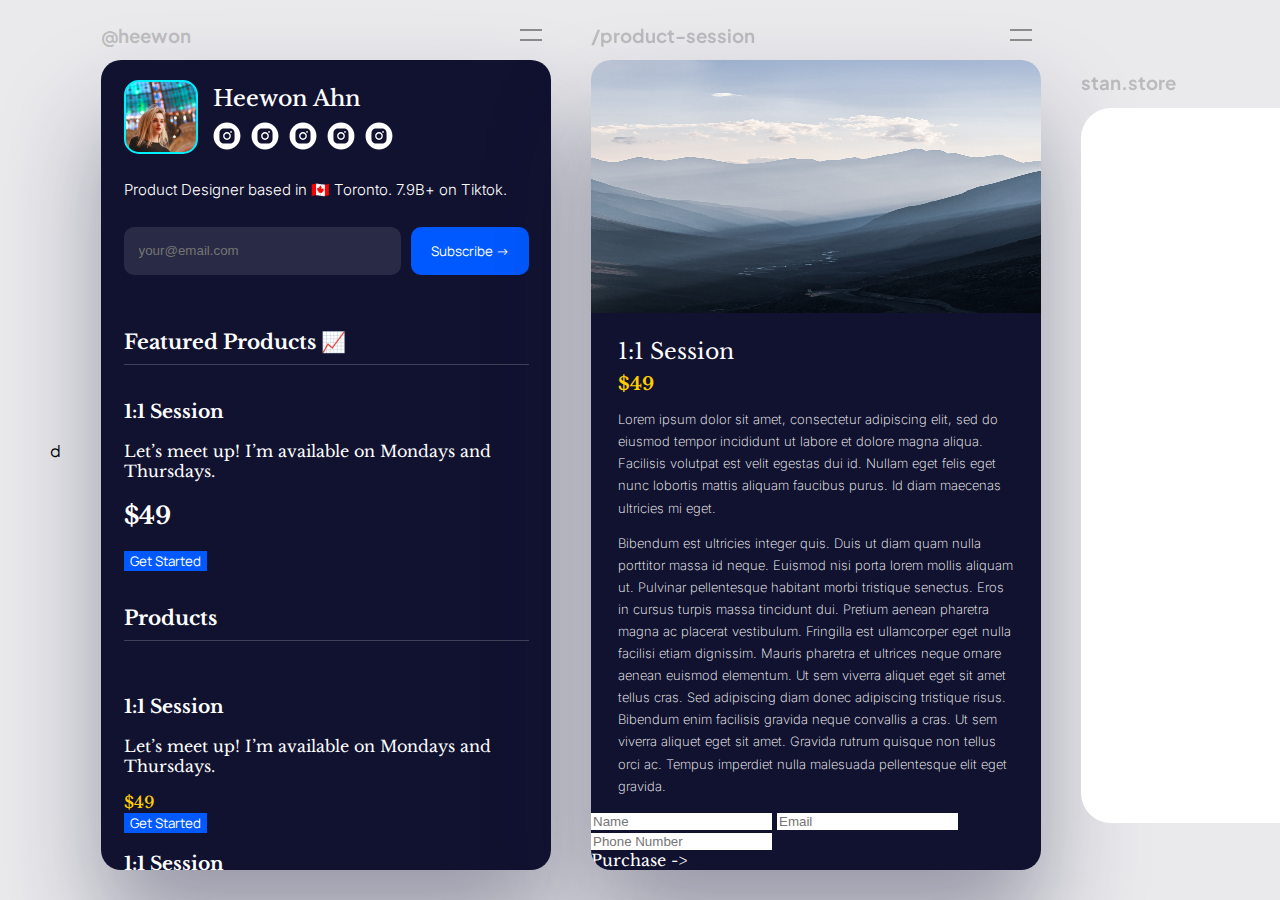
<file: index.html>
<!DOCTYPE html>
<html lang="en">
<head>
    <meta charset="UTF-8">
    <meta http-equiv="X-UA-Compatible" content="IE=edge">
    <meta name="viewport" content="width=device-width, initial-scale=1.0">
    <title> Title </title>
    <link rel="preconnect" href="https://fonts.googleapis.com">
    <link rel="preconnect" href="https://fonts.gstatic.com" crossorigin>
    <link rel="preconnect" href="https://fonts.googleapis.com">
    <link rel="preconnect" href="https://fonts.googleapis.com">
    <link rel="preconnect" href="https://fonts.gstatic.com" crossorigin>
    <link href="https://fonts.googleapis.com/css2?family=Inter:wght@100;200;300;400;500;600;700;800;900&family=Libre+Baskerville:ital,wght@0,400;0,700;1,400&family=Manrope:wght@200;300;400;500;600;700;800&family=Plus+Jakarta+Sans:ital,wght@0,200;0,300;0,400;0,500;0,600;0,700;0,800;1,200;1,300;1,400;1,500;1,600;1,700;1,800&family=Poppins:ital,wght@0,200;0,300;0,400;0,500;0,600;0,700;0,800;0,900;1,100;1,200;1,300;1,400;1,500;1,600;1,700;1,800;1,900&family=Work+Sans:ital,wght@0,100;0,200;0,300;0,400;0,500;0,600;0,700;0,800;0,900;1,100;1,200;1,300;1,400;1,500;1,600;1,700;1,800;1,900&display=swap" rel="stylesheet">
    <link rel="stylesheet" href="https://fonts.googleapis.com/icon?family=Material+Icons">
    <link rel="stylesheet" href="https://fonts.googleapis.com/css2?family=Material+Symbols+Outlined:opsz,wght,FILL,GRAD@48,400,0,0" />
    <link rel="icon" type="image/png" sizes="32x32" href="assets/favicon-32.png"/>
    <link rel="icon" type="image/png" sizes="16x16" href="assets/favicon-16.png"/>
    <link href = 'css/style.css' rel = 'stylesheet'>
    <link href = 'css/themes/beethoven.css' rel = 'stylesheet'>
    <link href = 'css/themes/bright.css' rel = 'stylesheet'>
    <link href = 'css/themes/concept.css' rel = 'stylesheet'>
</head>
<body>
    <div id = 'main' class = 'brigh beethoven concep'>      d


        <div id = 'slides'>
        <div class = 'slide active'>

            <div class = 'slide-header'>

                <div class = 'url'>
                    <h3> @heewon </h3>
                </div>

                <div class = 'bars'>
                    <div class = 'bar one'> </div>
                    <div class = 'bar two'> </div>
                </div>

            </div>
            <!-- Store -->
            <div id = 'store' class = 'screen'>

                <div class = 'header'>

                    <div class = 'mast anim'>
                        <div class = 'pfp anim'></div>

                        <div class = 'expo'>
                            <h1 class = 'name anim'> Heewon Ahn </h1>
                            <div class = 'socials'>
                                <img class = 'social anim' src = 'assets/icon-instagram.svg'>
                                <img class = 'social anim' src = 'assets/icon-instagram.svg'>
                                <img class = 'social anim' src = 'assets/icon-instagram.svg'>
                                <img class = 'social anim' src = 'assets/icon-instagram.svg'>
                                <img class = 'social anim' src = 'assets/icon-instagram.svg'>
                            </div>
                        </div>
                    </div>

                    <p class = 'bio anim'>
                        Product Designer based in 🇨🇦 Toronto. 7.9B+ on Tiktok.
                    </p>

                    <div class = 'magnet anim'>
                        <input id = 'email' placeholder = 'your@email.com'>
                        <button id = 'subscribe'> Subscribe -> </button>
                    </div>


                </div>

                <!--Sections-->
                <div id = 'sections' class = 'sections'>




                </div>
                <!--Sections-->


                <div id = 'banner'>
                    <h3>
                        Try Stan for 14 Days ->
                    </h3>

                </div>


            </div>
            <!-- Store -->
        </div>



        <div class = 'slide'>

            <div class = 'slide-header'>

                <div class = 'url'>
                    <h3> /product-session </h3>
                </div>

                <div class = 'bars'>
                    <div class = 'bar one'> </div>
                    <div class = 'bar two'> </div>
                </div>

            </div>

            <div id = 'checkout' class = 'screen checkout'>

                <div class = 'banner'>

                </div>

                <div class = 'expo'>
                    <h1> 1:1 Session </h1>
                    <h2> $49 </h2>
                </div>

                <div class = 'description'>
                    <p>
                        Lorem ipsum dolor sit amet, consectetur adipiscing elit, sed do eiusmod tempor incididunt ut labore et dolore magna aliqua.
                        Facilisis volutpat est velit egestas dui id. Nullam eget felis eget nunc lobortis mattis aliquam faucibus purus.
                        Id diam maecenas ultricies mi eget.
                    </p>
                    <p>

                        Bibendum est ultricies integer quis. Duis ut diam quam nulla porttitor massa id neque.
                        Euismod nisi porta lorem mollis aliquam ut. Pulvinar pellentesque habitant morbi tristique senectus.
                        Eros in cursus turpis massa tincidunt dui. Pretium aenean pharetra magna ac placerat vestibulum.
                        Fringilla est ullamcorper eget nulla facilisi etiam dignissim. Mauris pharetra et ultrices neque ornare aenean euismod elementum.
                        Ut sem viverra aliquet eget sit amet tellus cras. Sed adipiscing diam donec adipiscing tristique risus.
                        Bibendum enim facilisis gravida neque convallis a cras. Ut sem viverra aliquet eget sit amet.
                        Gravida rutrum quisque non tellus orci ac. Tempus imperdiet nulla malesuada pellentesque elit eget gravida.

                    </p>
                </div>

                <div class = 'forms'>
                    <input placeholder = 'Name'>
                    <input placeholder = 'Email' type = 'email'>
                    <input placeholder = 'Phone Number' type = 'email'>
                </div>

                <butto class = 'cta'>
                    Purchase ->
                </button>
            </div>
        </div>

        <div class = 'slide frame'>


            <div class = 'slide-header'>

                <div class = 'url'>
                    <h3> stan.store </h3>
                </div>

                <div class = 'bars'>
                    <div class = 'bar one'> </div>
                    <div class = 'bar two'> </div>
                </div>

            </div>

            <iframe src = 'https://heewon.site/'> </iframe>

        </div>

    </div>

        <h1 id = 'plus'> + </h1>


    </div>

</body>

<script src = 'js/functions.js'></script>
<script src = 'js/products.js'></script>
<script src = 'js/script.js'></script>

</html>
</file>
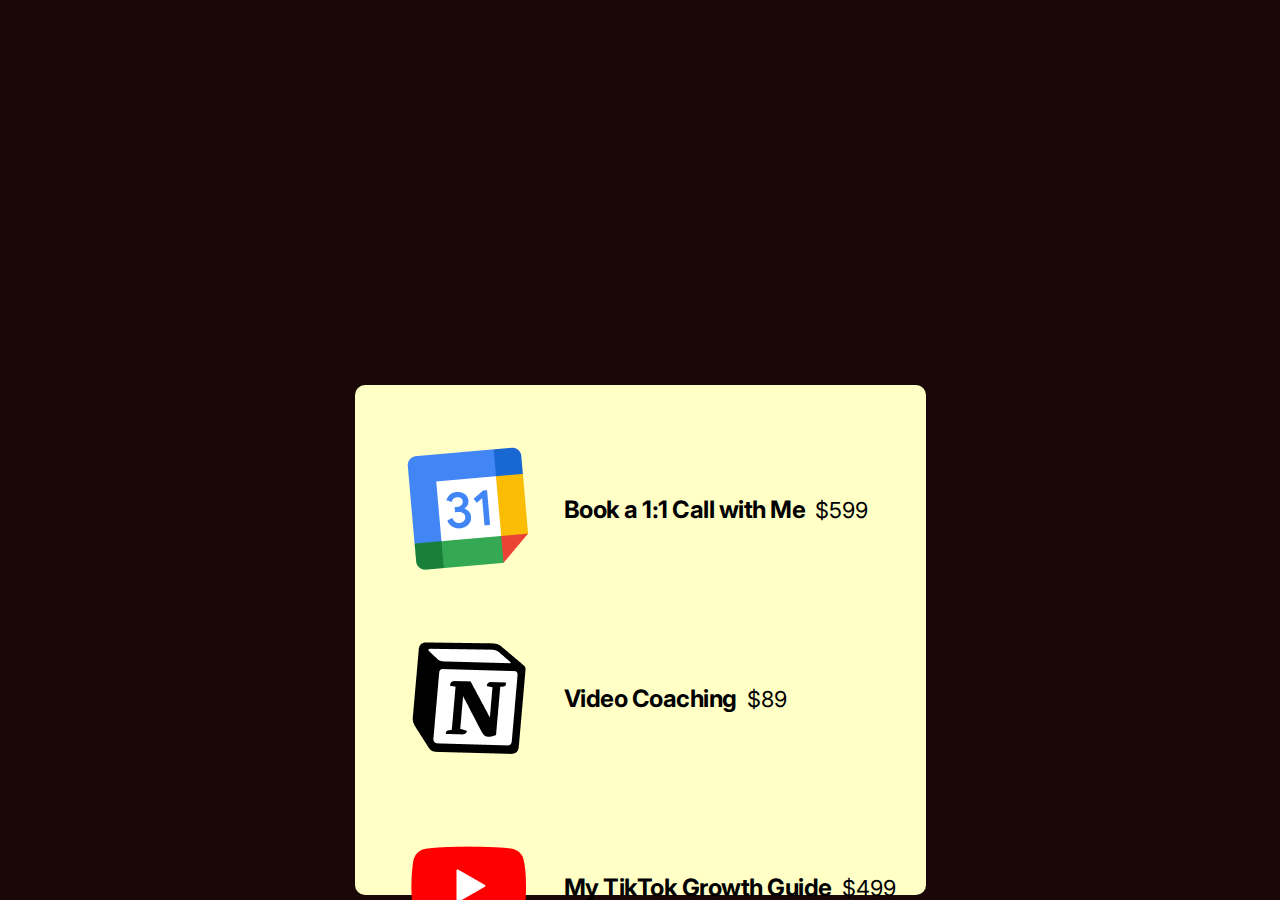
<file: angelica/index.html>
<!DOCTYPE html>
<html lang="en">
<head>
    <meta charset="UTF-8">
    <meta name="viewport" content="width=device-width, initial-scale=1.0">
    <title> DOCUMENT </title>
    <link href="https://fonts.googleapis.com/css2?family=Inter:wght@100;200;300;400;500;600;700;800;900&family=Libre+Baskerville:ital,wght@0,400;0,700;1,400&family=Manrope:wght@200;300;400;500;600;700;800&family=Plus+Jakarta+Sans:ital,wght@0,200;0,300;0,400;0,500;0,600;0,700;0,800;1,200;1,300;1,400;1,500;1,600;1,700;1,800&family=Poppins:ital,wght@0,200;0,300;0,400;0,500;0,600;0,700;0,800;0,900;1,100;1,200;1,300;1,400;1,500;1,600;1,700;1,800;1,900&family=Work+Sans:ital,wght@0,100;0,200;0,300;0,400;0,500;0,600;0,700;0,800;0,900;1,100;1,200;1,300;1,400;1,500;1,600;1,700;1,800;1,900&display=swap" rel="stylesheet">
    <link href = 'style.css' rel = 'stylesheet'>
</head>
<body>


    <div id = 'main'>

        <div id = 'menu'>

            <div class = 'pill' id = 'a1'>
                <img src = '../assets/frame.png' class = 'circle' alt = 'laura'>
                <h2> Book a 1:1 Call with Me </h2>
                <h3> $599 </h3>
            </div>

            <div class = 'pill' id = 'a2'>
                <img src = '../assets/frame-1.png' class = 'circle' alt = 'laura'>
                <h2> Video Coaching </h2>
                <h3> $89 </h3>
            </div>

            <div class = 'pill' id = 'a3'>
                <img src = '../assets/frame-2.png' class = 'circle' alt = 'laura'>
                <h2> My TikTok Growth Guide </h2>
                <h3> $499 </h3>
            </div>

            <div class = 'pill' id = 'a4'>
                <img src = '../assets/frame-3.png' class = 'circle' alt = 'laura'>
                <h2> Creator Coaching Tutorial </h2>
                <h3> $99 </h3>
            </div>

        </div>

    </div>



    <div id = 'popup'>

        <div id = 'click'> X </div>

        <div id = 'content'>

        <img src = '../assets/blonde.jpg' id = 'banner' alt = 'laura'>

        <div class = 'header'>
            <h2> Book a 1:1 Call with Me </h2>
            <h3> $599 </h3>
        </div>

        <p>
            Lorem ipsum dolor sit amet, consectetur adipiscing elit, sed do eiusmod tempor
            incididunt ut labore et dolore magna aliqua. Ut enim ad minim veniam, quis nostrud
            exercitation ullamco laboris nisi ut aliquip ex ea commodo consequat. Duis aute irure
            dolor in reprehenderit in voluptate velit esse cillum dolore eu fugiat nulla pariatur.
            Excepteur sint occaecat cupidatat non proident, sunt in culpa qui officia deserunt mollit
            anim id est laborum.
        </p>

        <p>
            Lorem ipsum dolor sit amet, consectetur adipiscing elit, sed do eiusmod tempor
            incididunt ut labore et dolore magna aliqua. Ut enim ad minim veniam, quis nostrud
            exercitation ullamco laboris nisi ut aliquip ex ea commodo consequat. Duis aute irure
            dolor in reprehenderit in voluptate velit esse cillum dolore eu fugiat nulla pariatur.
            Excepteur sint occaecat cupidatat non proident, sunt in culpa qui officia deserunt mollit
            anim id est laborum.
        </p>

        <p>
            Lorem ipsum dolor sit amet, consectetur adipiscing elit, sed do eiusmod tempor
            incididunt ut labore et dolore magna aliqua. Ut enim ad minim veniam, quis nostrud
            exercitation ullamco laboris nisi ut aliquip ex ea commodo consequat. Duis aute irure
            dolor in reprehenderit in voluptate velit esse cillum dolore eu fugiat nulla pariatur.
            Excepteur sint occaecat cupidatat non proident, sunt in culpa qui officia deserunt mollit
            anim id est laborum.
        </p>

        <div class = 'bottom'>
            <input placeholder = 'Name'></input>
            <input placeholder = 'Email'></input>
            <input placeholder = 'Phone Number'></input>
            <button> Purchase </button>
        </div>

        </div>

    </div>

</body>

<script src = 'script.js'> </script>

</html>
</file>
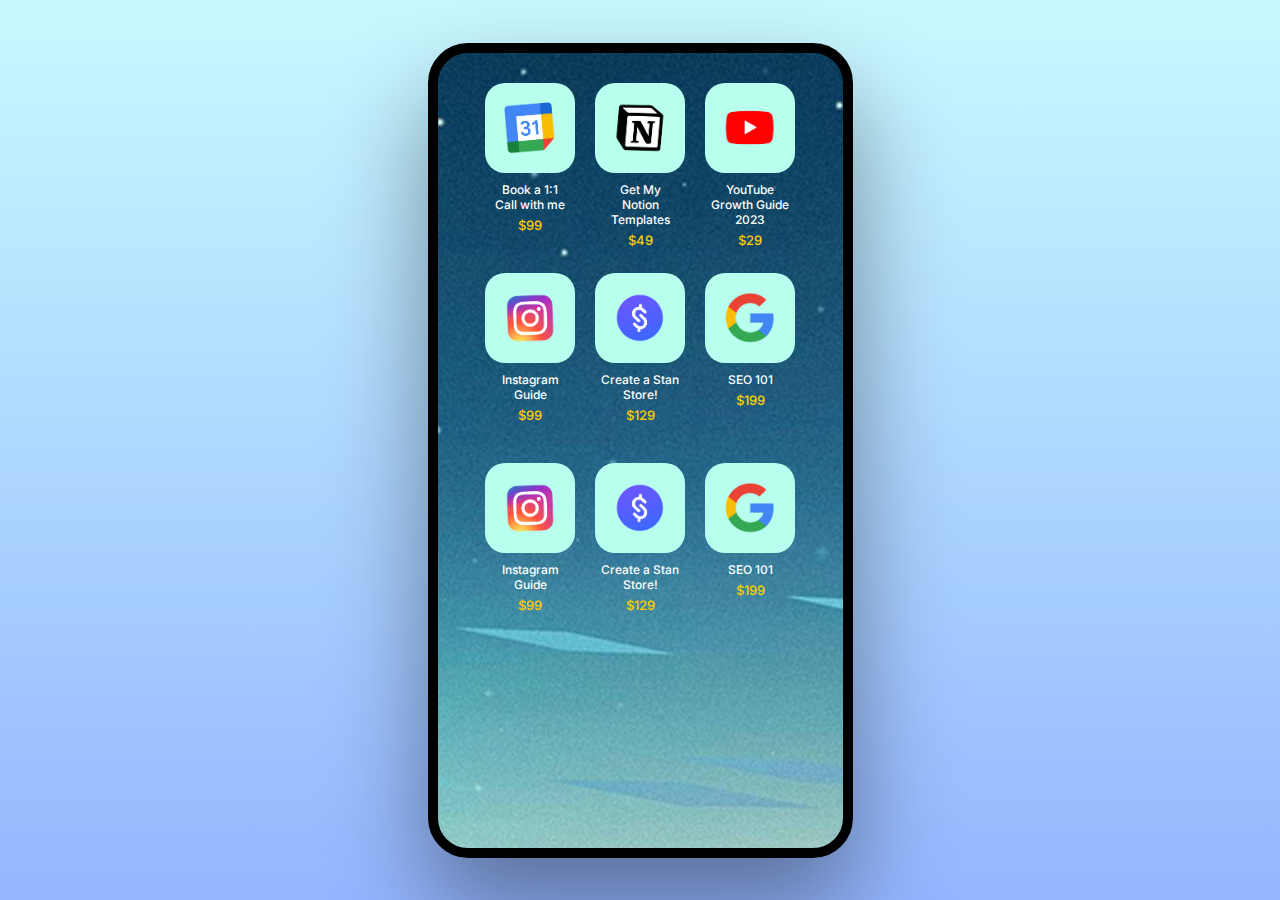
<file: apps/index.html>
<!DOCTYPE html>
<html lang="en">
<head>
    <meta charset="UTF-8">
    <meta name="viewport" content="width=device-width, initial-scale=1.0">
    <title> DOCUMENT </title>
    <link href="https://fonts.googleapis.com/css2?family=Inter:wght@100;200;300;400;500;600;700;800;900&family=Libre+Baskerville:ital,wght@0,400;0,700;1,400&family=Manrope:wght@200;300;400;500;600;700;800&family=Plus+Jakarta+Sans:ital,wght@0,200;0,300;0,400;0,500;0,600;0,700;0,800;1,200;1,300;1,400;1,500;1,600;1,700;1,800&family=Poppins:ital,wght@0,200;0,300;0,400;0,500;0,600;0,700;0,800;0,900;1,100;1,200;1,300;1,400;1,500;1,600;1,700;1,800;1,900&family=Work+Sans:ital,wght@0,100;0,200;0,300;0,400;0,500;0,600;0,700;0,800;0,900;1,100;1,200;1,300;1,400;1,500;1,600;1,700;1,800;1,900&display=swap" rel="stylesheet">
    <link href = 'style.css' rel = 'stylesheet'>
</head>
<body>

    <div id = 'main'>
        <div id = 'menu'>
            <div class = 'group'>
                <div class = 'row'>
                    <div class = 'product'>
                        <img src = '../assets/frame.png' class = 'circle' alt = 'laura'>

                        <div class = 'expo'>
                            <h1> Book a 1:1 Call with me </h1>
                            <h2> $99 </h2>
                        </div>
                    </div>

                    <div class = 'product'>
                        <img src = '../assets/frame-1.png' class = 'circle' alt = 'laura'>
                        <div class = 'expo'>
                            <h1> Get My Notion Templates </h1>
                            <h2> $49 </h2>
                        </div>
                    </div>
                    <div class = 'product'>
                        <img src = '../assets/frame-2.png' class = 'circle' alt = 'laura'>
                        <div class = 'expo'>
                            <h1> YouTube Growth Guide 2023 </h1>
                            <h2> $29 </h2>
                        </div>
                    </div>
                </div>
            </div>

            <div class = 'group'>
                <div class = 'row'>
                    <div class = 'product'>
                        <img src = '../assets/frame-3.png' class = 'circle' alt = 'laura'>
                        <div class = 'expo'>
                            <h1> Instagram Guide </h1>
                            <h2> $99 </h2>
                        </div>
                    </div>
                    <div class = 'product'>
                        <img src = '../assets/frame-4.png' class = 'circle' alt = 'laura'>
                        <div class = 'expo'>
                            <h1> Create a Stan Store! </h1>
                            <h2> $129 </h2>
                        </div>
                    </div>
                    <div class = 'product'>
                        <img src = '../assets/frame-5.png' class = 'circle' alt = 'laura'>
                        <div class = 'expo'>
                            <h1> SEO 101 </h1>
                            <h2> $199 </h2>
                        </div>
                    </div>
                </div>
            </div>

            <div class = 'group'>
                <div class = 'row'>
                    <div class = 'product'>
                        <img src = '../assets/frame-3.png' class = 'circle' alt = 'laura'>
                        <div class = 'expo'>
                            <h1> Instagram Guide </h1>
                            <h2> $99 </h2>
                        </div>
                    </div>
                    <div class = 'product'>
                        <img src = '../assets/frame-4.png' class = 'circle' alt = 'laura'>
                        <div class = 'expo'>
                            <h1> Create a Stan Store! </h1>
                            <h2> $129 </h2>
                        </div>
                    </div>
                    <div class = 'product'>
                        <img src = '../assets/frame-5.png' class = 'circle' alt = 'laura'>
                        <div class = 'expo'>
                            <h1> SEO 101 </h1>
                            <h2> $199 </h2>
                        </div>
                    </div>
                </div>
            </div>
        </div>
    </div>

    <div id = 'popup'>

        <div id = 'click'> X </div>
        <div id = 'content'>
        <img src = '../assets/blonde.jpg' id = 'banner' alt = 'laura'>
        <div class = 'header'>
            <h2> Book a 1:1 Call with Me </h2>
            <h3> $599 </h3>
        </div>

        <p>
            Lorem ipsum dolor sit amet, consectetur adipiscing elit, sed do eiusmod tempor
            incididunt ut labore et dolore magna aliqua. Ut enim ad minim veniam, quis nostrud
            exercitation ullamco laboris nisi ut aliquip ex ea commodo consequat. Duis aute irure
            dolor in reprehenderit in voluptate velit esse cillum dolore eu fugiat nulla pariatur.
            Excepteur sint occaecat cupidatat non proident, sunt in culpa qui officia deserunt mollit
            anim id est laborum.
        </p>

        <p>
            Lorem ipsum dolor sit amet, consectetur adipiscing elit, sed do eiusmod tempor
            incididunt ut labore et dolore magna aliqua. Ut enim ad minim veniam, quis nostrud
            exercitation ullamco laboris nisi ut aliquip ex ea commodo consequat. Duis aute irure
            dolor in reprehenderit in voluptate velit esse cillum dolore eu fugiat nulla pariatur.
            Excepteur sint occaecat cupidatat non proident, sunt in culpa qui officia deserunt mollit
            anim id est laborum.
        </p>

        <p>
            Lorem ipsum dolor sit amet, consectetur adipiscing elit, sed do eiusmod tempor
            incididunt ut labore et dolore magna aliqua. Ut enim ad minim veniam, quis nostrud
            exercitation ullamco laboris nisi ut aliquip ex ea commodo consequat. Duis aute irure
            dolor in reprehenderit in voluptate velit esse cillum dolore eu fugiat nulla pariatur.
            Excepteur sint occaecat cupidatat non proident, sunt in culpa qui officia deserunt mollit
            anim id est laborum.
        </p>

        <div class = 'bottom'>
            <input placeholder = 'Name'></input>
            <input placeholder = 'Email'></input>
            <input placeholder = 'Phone Number'></input>
            <button> Purchase </button>
        </div>
        </div>
    </div>

</body>

<script src = 'script.js'> </script>

</html>
</file>
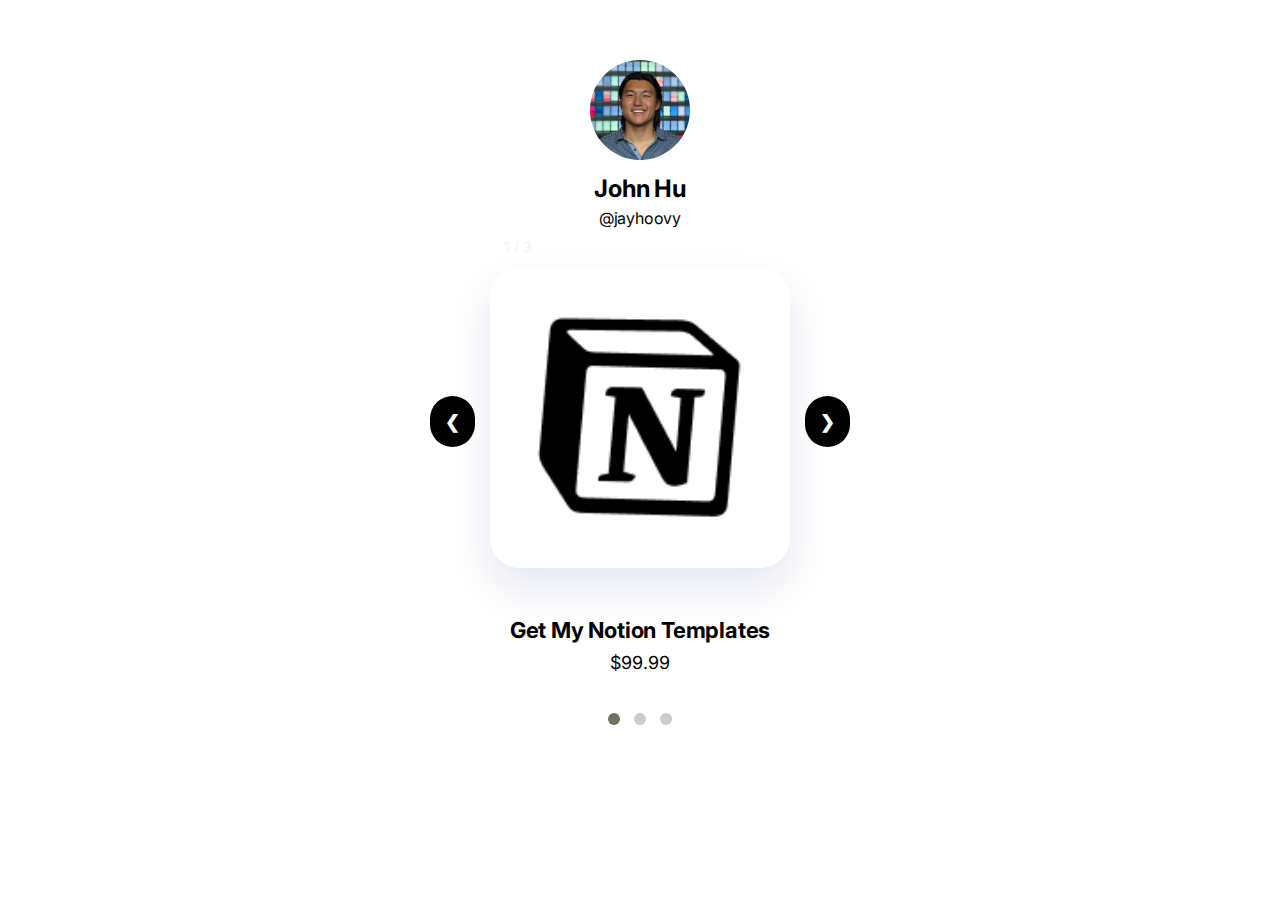
<file: carousel/index.html>
<!DOCTYPE html>
<html lang="en">
<head>
    <meta charset="UTF-8">
    <meta name="viewport" content="width=device-width, initial-scale=1.0">
    <title> DOCUMENT </title>
    <link href="https://fonts.googleapis.com/css2?family=Inter:wght@100;200;300;400;500;600;700;800;900&family=Libre+Baskerville:ital,wght@0,400;0,700;1,400&family=Manrope:wght@200;300;400;500;600;700;800&family=Plus+Jakarta+Sans:ital,wght@0,200;0,300;0,400;0,500;0,600;0,700;0,800;1,200;1,300;1,400;1,500;1,600;1,700;1,800&family=Poppins:ital,wght@0,200;0,300;0,400;0,500;0,600;0,700;0,800;0,900;1,100;1,200;1,300;1,400;1,500;1,600;1,700;1,800;1,900&family=Work+Sans:ital,wght@0,100;0,200;0,300;0,400;0,500;0,600;0,700;0,800;0,900;1,100;1,200;1,300;1,400;1,500;1,600;1,700;1,800;1,900&display=swap" rel="stylesheet">
    <link href = 'style.css' rel = 'stylesheet'>
</head>
<body>


    <div id = 'main'>

        <div id = 'profile'>
            <img src = '../assets/jayhoovy.jpeg' alt = 'jayhoovy'>
            <h1> John Hu </h1>
            <h2> @jayhoovy </h2>
        </div>

        <div class="slideshow-container fade">

            <!-- Full images with numbers and message Info -->
            <div class="Containers">
              <div class="MessageInfo">1 / 3</div>
              <img src="../assets/frame-1.png" style="width:100%">
                <div class="Info">

                    <h1>
                        Get My Notion Templates
                    </h1>

                    <h2>
                        $99.99
                    </h2>

                </div>
            </div>

            <div class="Containers">
              <div class="MessageInfo">2 / 3</div>
              <img src="../assets/frame-2.png" style="width:100%">

              <div class="Info">

                <h1>
                    YouTube Growth Guide
                </h1>

                <h2>
                    $179.99
                </h2>

             </div>

            </div>

            <div class="Containers">
              <div class="MessageInfo">3 / 3</div>
              <img src="../assets/frame-3.png" style="width:100%">

              <div class="Info">

                <h1>
                    IG Growth Guide
                </h1>

                <h2>
                    $129.99
                </h2>

             </div>

            </div>

            <!-- Back and forward buttons -->
            <a class="Back" onclick="plusSlides(-1)">&#10094;</a>
            <a class="forward" onclick="plusSlides(1)">&#10095;</a>
          </div>
          <br>

          <!-- The circles/dots -->
          <div style="text-align:center">
            <span class="dots" onclick="currentSlide(1)"></span>
            <span class="dots" onclick="currentSlide(2)"></span>
            <span class="dots" onclick="currentSlide(3)"></span>
          </div>

    </div>


    <div id = 'popup'>

        <div id = 'click'> X </div>

        <div id = 'content'>

        <img src = '../assets/blonde.jpg' id = 'banner' alt = 'laura'>

        <div class = 'header'>
            <h2> Book a 1:1 Call with Me </h2>
            <h3> $599 </h3>
        </div>

        <p>
            Lorem ipsum dolor sit amet, consectetur adipiscing elit, sed do eiusmod tempor
            incididunt ut labore et dolore magna aliqua. Ut enim ad minim veniam, quis nostrud
            exercitation ullamco laboris nisi ut aliquip ex ea commodo consequat. Duis aute irure
            dolor in reprehenderit in voluptate velit esse cillum dolore eu fugiat nulla pariatur.
            Excepteur sint occaecat cupidatat non proident, sunt in culpa qui officia deserunt mollit
            anim id est laborum.
        </p>

        <p>
            Lorem ipsum dolor sit amet, consectetur adipiscing elit, sed do eiusmod tempor
            incididunt ut labore et dolore magna aliqua. Ut enim ad minim veniam, quis nostrud
            exercitation ullamco laboris nisi ut aliquip ex ea commodo consequat. Duis aute irure
            dolor in reprehenderit in voluptate velit esse cillum dolore eu fugiat nulla pariatur.
            Excepteur sint occaecat cupidatat non proident, sunt in culpa qui officia deserunt mollit
            anim id est laborum.
        </p>

        <p>
            Lorem ipsum dolor sit amet, consectetur adipiscing elit, sed do eiusmod tempor
            incididunt ut labore et dolore magna aliqua. Ut enim ad minim veniam, quis nostrud
            exercitation ullamco laboris nisi ut aliquip ex ea commodo consequat. Duis aute irure
            dolor in reprehenderit in voluptate velit esse cillum dolore eu fugiat nulla pariatur.
            Excepteur sint occaecat cupidatat non proident, sunt in culpa qui officia deserunt mollit
            anim id est laborum.
        </p>

        <div class = 'bottom'>
            <input placeholder = 'Name'></input>
            <input placeholder = 'Email'></input>
            <input placeholder = 'Phone Number'></input>
            <button> Purchase </button>
        </div>

        </div>

    </div>

</body>

<script src = 'script.js'> </script>

</html>
</file>
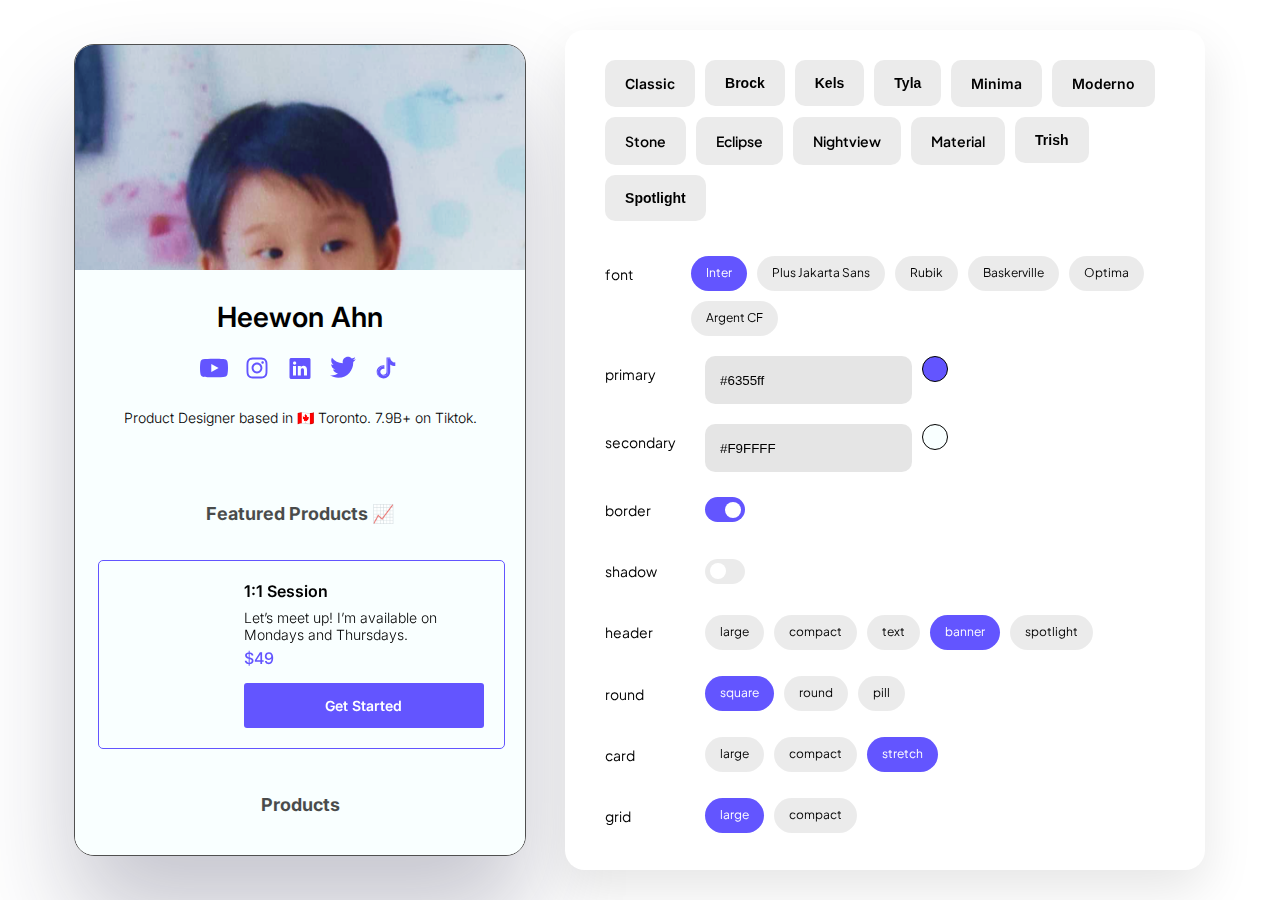
<file: designer/index.html>
<!DOCTYPE html>
<html lang="en">
<head>
    <meta charset="UTF-8">
    <meta http-equiv="X-UA-Compatible" content="IE=edge">
    <meta name="viewport" content="width=device-width, initial-scale=1.0">
    <title> Title </title>
    <link rel="preconnect" href="https://fonts.googleapis.com">
    <link rel="preconnect" href="https://fonts.gstatic.com" crossorigin>
    <link rel="preconnect" href="https://fonts.googleapis.com">
    <link rel="preconnect" href="https://fonts.googleapis.com">
    <link rel="preconnect" href="https://fonts.gstatic.com" crossorigin>
    <link href="https://fonts.googleapis.com/css2?family=Inter:wght@100;200;300;400;500;600;700;800;900&family=Libre+Baskerville:ital,wght@0,400;0,700;1,400&family=Manrope:wght@200;300;400;500;600;700;800&family=Plus+Jakarta+Sans:ital,wght@0,200;0,300;0,400;0,500;0,600;0,700;0,800;1,200;1,300;1,400;1,500;1,600;1,700;1,800&family=Poppins:ital,wght@0,200;0,300;0,400;0,500;0,600;0,700;0,800;0,900;1,100;1,200;1,300;1,400;1,500;1,600;1,700;1,800;1,900&family=Work+Sans:ital,wght@0,100;0,200;0,300;0,400;0,500;0,600;0,700;0,800;0,900;1,100;1,200;1,300;1,400;1,500;1,600;1,700;1,800;1,900&display=swap" rel="stylesheet">
    <link rel="stylesheet" href="https://fonts.googleapis.com/icon?family=Material+Icons">
    <link rel="stylesheet" href="https://fonts.googleapis.com/css2?family=Material+Symbols+Outlined:opsz,wght,FILL,GRAD@48,400,0,0" />
    <link rel="icon" type="image/png" sizes="32x32" href="assets/favicon-32.png"/>
    <link rel="icon" type="image/png" sizes="16x16" href="assets/favicon-16.png"/>
    <link href = 'style.css' rel = 'stylesheet'>
    <link href = 'bright.css' rel = 'stylesheet'>
</head>
<body>




    <div id = 'main' class = 'bright'>

        <div id = 'slider'></div>


        <div id = 'slides'>
        <div class = 'slide active'>
            <!-- Store -->
            <div id = 'store' class = 'screen'>

                <div id = 'header' class = 'header'>

                    <div class = 'banner anim'></div>

                    <div class = 'mast anim'>

                        <div id = 'pfp' class = 'pfp anim'></div>

                        <div class = 'expo'>

                            <h1 id = 'name' class = 'name anim'> Heewon Ahn </h1>
                            <div class = 'socials'>


                                <svg class = 'social anim' width="24" height="24" viewBox="0 0 24 24" fill="none" xmlns="http://www.w3.org/2000/svg">
                                    <g clip-path="url(#clip0_1568_59243)">
                                    <path fill-rule="evenodd" clip-rule="evenodd" d="M21.3475 4.47969C22.3814 4.74346 23.1879 5.51573 23.4674 6.50195C24.1987 9.31554 24.1511 14.635 23.4828 17.4925C23.2063 18.4787 22.3967 19.2481 21.3629 19.5148C18.4441 20.2035 5.37116 20.1185 2.62139 19.5148C1.58753 19.251 0.781033 18.4787 0.501447 17.4925C-0.188301 14.8108 -0.140679 9.13969 0.486085 6.51661C0.762599 5.53039 1.57217 4.76105 2.60602 4.49434C6.50794 3.71768 19.9588 3.96826 21.3475 4.47969ZM9.67578 8.56985L15.9434 11.9989L9.67578 15.428V8.56985Z" fill="#FFCE00"/>
                                    </g>
                                    <defs>
                                    <clipPath id="clip0_1568_59243">
                                    <rect width="24" height="24" fill="white"/>
                                    </clipPath>
                                    </defs>
                                 </svg>


                                <svg class = 'social anim' width="24" height="24" viewBox="0 0 24 24" fill="none" xmlns="http://www.w3.org/2000/svg">
                                    <path d="M11.9926 3C9.54843 3 9.2417 3.01069 8.28173 3.05438C7.32365 3.09825 6.66967 3.24994 6.09744 3.4725C5.50553 3.70238 5.00342 4.00988 4.50319 4.51031C4.00259 5.01056 3.6951 5.51269 3.46448 6.10444C3.24137 6.67687 3.0895 7.33106 3.04637 8.28881C3.00344 9.24881 2.99219 9.55575 2.99219 12C2.99219 14.4443 3.00306 14.7501 3.04656 15.7101C3.09062 16.6682 3.2423 17.3222 3.46467 17.8944C3.69472 18.4864 4.00221 18.9885 4.50263 19.4888C5.00267 19.9894 5.50478 20.2976 6.09632 20.5275C6.66892 20.7501 7.32308 20.9017 8.28098 20.9456C9.24095 20.9893 9.5475 21 11.9915 21C14.4358 21 14.7416 20.9893 15.7016 20.9456C16.6597 20.9017 17.3144 20.7501 17.887 20.5275C18.4787 20.2976 18.9801 19.9894 19.4801 19.4888C19.9807 18.9885 20.2882 18.4864 20.5188 17.8946C20.7401 17.3222 20.8919 16.668 20.9369 15.7103C20.9801 14.7503 20.9913 14.4443 20.9913 12C20.9913 9.55575 20.9801 9.249 20.9369 8.289C20.8919 7.33088 20.7401 6.67687 20.5188 6.10462C20.2882 5.51269 19.9807 5.01056 19.4801 4.51031C18.9795 4.00969 18.4789 3.70219 17.8864 3.4725C17.3127 3.24994 16.6583 3.09825 15.7003 3.05438C14.7403 3.01069 14.4347 3 11.9898 3H11.9926ZM11.1852 4.62187C11.4249 4.6215 11.6922 4.62187 11.9926 4.62187C14.3955 4.62187 14.6803 4.6305 15.6292 4.67363C16.5067 4.71375 16.9829 4.86038 17.3001 4.98356C17.7201 5.14669 18.0195 5.34169 18.3343 5.65669C18.6493 5.97169 18.8443 6.27169 19.0078 6.69169C19.131 7.00856 19.2778 7.48481 19.3177 8.36231C19.3609 9.31106 19.3702 9.59606 19.3702 11.9979C19.3702 14.3998 19.3609 14.6848 19.3177 15.6336C19.2776 16.5111 19.131 16.9873 19.0078 17.3042C18.8447 17.7242 18.6493 18.0233 18.3343 18.3381C18.0194 18.6531 17.7203 18.8481 17.3001 19.0112C16.9833 19.1349 16.5067 19.2812 15.6292 19.3213C14.6805 19.3644 14.3955 19.3738 11.9926 19.3738C9.5895 19.3738 9.30469 19.3644 8.35598 19.3213C7.47852 19.2808 7.00228 19.1342 6.68486 19.011C6.26487 18.8479 5.96489 18.6529 5.6499 18.3379C5.33491 18.0229 5.13992 17.7236 4.97642 17.3034C4.85324 16.9866 4.70643 16.5103 4.6665 15.6328C4.62337 14.6841 4.61475 14.3991 4.61475 11.9957C4.61475 9.59231 4.62337 9.30881 4.6665 8.36006C4.70662 7.48256 4.85324 7.00631 4.97642 6.68906C5.13954 6.26906 5.33491 5.96906 5.6499 5.65406C5.96489 5.33906 6.26487 5.14406 6.68486 4.98056C7.0021 4.85681 7.47852 4.71056 8.35598 4.67025C9.1862 4.63275 9.50794 4.6215 11.1852 4.61963V4.62187ZM16.7965 6.11625C16.2003 6.11625 15.7166 6.59944 15.7166 7.19587C15.7166 7.79212 16.2003 8.27588 16.7965 8.27588C17.3928 8.27588 17.8765 7.79212 17.8765 7.19587C17.8765 6.59962 17.3928 6.11588 16.7965 6.11588V6.11625ZM11.9926 7.37812C9.44025 7.37812 7.37089 9.44756 7.37089 12C7.37089 14.5524 9.44025 16.6209 11.9926 16.6209C14.5449 16.6209 16.6135 14.5524 16.6135 12C16.6135 9.44756 14.5447 7.37812 11.9924 7.37812H11.9926ZM11.9926 9C13.6493 9 14.9925 10.3431 14.9925 12C14.9925 13.6568 13.6493 15 11.9926 15C10.3357 15 8.99271 13.6568 8.99271 12C8.99271 10.3431 10.3357 9 11.9926 9V9Z" fill="#FFCE00"/>
                                </svg>

                                <svg class = 'social anim' width="24" height="24" viewBox="0 0 24 24" fill="none" xmlns="http://www.w3.org/2000/svg">
                                    <path d="M19.5605 3.375H4.5379C3.71737 3.375 3 3.96575 3 4.77686V19.8316C3 20.6474 3.71737 21.3741 4.5379 21.3741H19.5559C20.3811 21.3741 21 20.6427 21 19.8316V4.77686C21.0047 3.96575 20.3811 3.375 19.5605 3.375ZM8.57957 18.3782H6.00078V10.3609H8.57957V18.3782ZM7.37926 9.14185H7.3605C6.53529 9.14185 6.00078 8.52765 6.00078 7.75874C6.00078 6.97576 6.54936 6.37563 7.39333 6.37563C8.23729 6.37563 8.75305 6.97107 8.77181 7.75874C8.77181 8.52765 8.23729 9.14185 7.37926 9.14185ZM18.0039 18.3782H15.4251V13.9944C15.4251 12.9442 15.05 12.2269 14.1169 12.2269C13.4043 12.2269 12.9823 12.7098 12.7947 13.1786C12.7244 13.3474 12.7056 13.5772 12.7056 13.8116V18.3782H10.1268V10.3609H12.7056V11.4767C13.0807 10.9422 13.6668 10.1733 15.0312 10.1733C16.7239 10.1733 18.0039 11.2892 18.0039 13.6944V18.3782V18.3782Z" fill="#FFCE00"/>
                                </svg>

                                <svg class = 'social anim' width="24" height="24" viewBox="0 0 24 24" fill="none" xmlns="http://www.w3.org/2000/svg">
                                    <path d="M23 4.50771C22.1888 4.86863 21.3217 5.11237 20.4079 5.22486C21.3403 4.66239 22.0583 3.77181 22.3939 2.71248C21.5221 3.23277 20.5571 3.61244 19.5268 3.81399C18.7016 2.9281 17.5268 2.375 16.2308 2.375C13.7366 2.375 11.7179 4.40928 11.7179 6.91697C11.7179 7.2732 11.7552 7.62006 11.8345 7.95285C8.08159 7.76536 4.75291 5.95607 2.52914 3.20465C2.14219 3.87493 1.91841 4.6577 1.91841 5.48735C1.91841 7.06227 2.72028 8.45439 3.9324 9.26998C3.18648 9.25123 2.48718 9.04499 1.88112 8.70282V8.75906C1.88112 10.9621 3.43823 12.7948 5.5035 13.212C5.12587 13.3151 4.72494 13.3713 4.31469 13.3713C4.02564 13.3713 3.74126 13.3432 3.4662 13.287C4.03963 15.0916 5.70862 16.404 7.68531 16.4415C6.14219 17.6602 4.19347 18.3867 2.07692 18.3867C1.71329 18.3867 1.35431 18.3633 1 18.3211C2.99068 19.6242 5.36364 20.3741 7.90909 20.3741C16.2214 20.3741 20.7622 13.451 20.7622 7.44663C20.7622 7.24976 20.7576 7.0529 20.7483 6.86072C21.6294 6.21856 22.3939 5.42173 23 4.50771Z" fill="#FFCE00"/>
                                </svg>

                                <svg class = 'social anim' width="24" height="24" viewBox="0 0 24 24" fill="none" xmlns="http://www.w3.org/2000/svg">
                                    <path d="M15.605 8.9617C16.8365 9.8308 18.3447 10.3422 19.9736 10.3422V7.90541C19.0643 7.71415 18.2594 7.24491 17.6542 6.59223C16.6182 5.95384 15.8719 4.90065 15.653 3.66797H13.3693V16.0327C13.3642 17.4742 12.1796 18.6413 10.7188 18.6413C9.85795 18.6413 9.09319 18.2361 8.60885 17.6084C7.74396 17.1773 7.15085 16.2923 7.15085 15.2703C7.15085 13.8248 8.33739 12.6528 9.80134 12.6528C10.0818 12.6528 10.3522 12.696 10.6058 12.7754V10.312C7.46197 10.3761 4.93359 12.9129 4.93359 16.0328C4.93359 17.5902 5.56322 19.002 6.5851 20.0336C7.50699 20.6449 8.61676 21.0014 9.81076 21.0014C13.0108 21.0014 15.605 18.4395 15.605 15.2793V8.9617H15.605Z" fill="#FFCE00"/>
                                    <path d="M20 7.96167V7.30666C19.1779 7.30788 18.3719 7.08245 17.6744 6.65615C18.2918 7.31804 19.1049 7.77442 20 7.96167ZM15.6679 3.74918C15.6469 3.63206 15.6309 3.51417 15.6197 3.39583V3H12.4581V15.292C12.4531 16.7248 11.2654 17.8851 9.80057 17.8851C9.37052 17.8851 8.96448 17.7852 8.60489 17.6076C9.09053 18.2315 9.85733 18.6343 10.7205 18.6343C12.185 18.6343 13.373 17.4741 13.3781 16.0411V3.74918H15.6679ZM10.6073 10.3541V9.65678C10.3431 9.62143 10.0768 9.60369 9.81009 9.60382C6.6012 9.60375 4 12.1506 4 15.292C4 17.2616 5.02232 18.9973 6.57581 20.0183C5.55119 18.9929 4.91989 17.5893 4.91989 16.0411C4.91989 12.9397 7.45495 10.4179 10.6073 10.3541Z" fill="#FFCE00"/>
                                </svg>

                            </div>
                        </div>
                    </div>

                    <p id = 'bio' class = 'bio anim'>
                        Product Designer based in 🇨🇦 Toronto. 7.9B+ on Tiktok.
                    </p>

                </div>

                <!--Sections-->
                <div id = 'sections' class = 'sections'>



                </div>
                <!--Sections-->


                <!--

                <div id = 'banner'>
                    <h3>
                        Try Stan for 14 Days ->
                    </h3>

                </div>
                -->


            </div>
            <!-- Store -->


        </div>


        <div id = 'controls'>

        </div>

</body>

<script src = '../js/functions.js'></script>
<script src = '../js/products.js'></script>
<script src = '../js/script.js'></script>
<script src = 'themes.js'></script>
<script src = 'designer.js'></script>

</html>
</file>
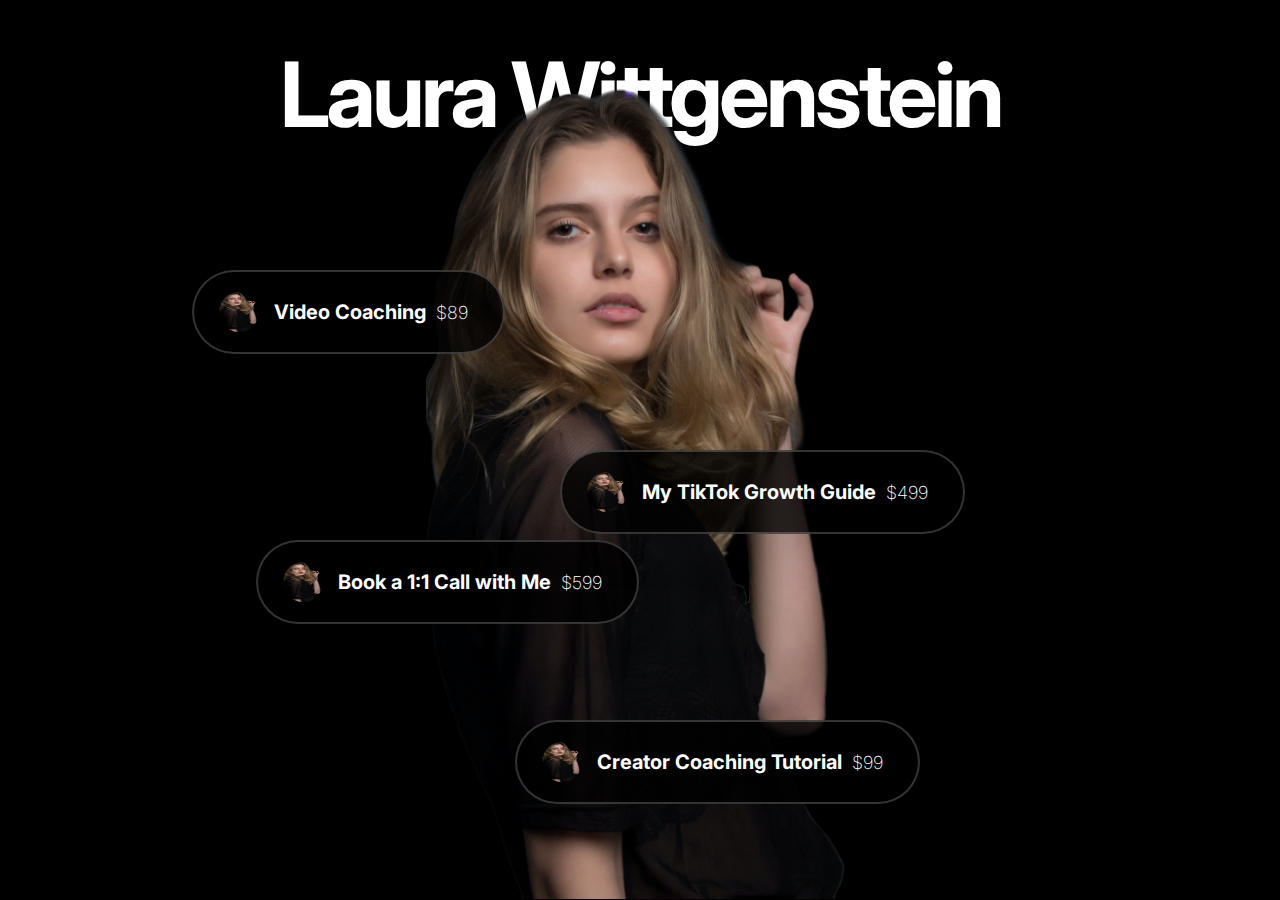
<file: laura/index.html>
<!DOCTYPE html>
<html lang="en">
<head>
    <meta charset="UTF-8">
    <meta name="viewport" content="width=device-width, initial-scale=1.0">
    <title> DOCUMENT </title>
    <link href="https://fonts.googleapis.com/css2?family=Inter:wght@100;200;300;400;500;600;700;800;900&family=Libre+Baskerville:ital,wght@0,400;0,700;1,400&family=Manrope:wght@200;300;400;500;600;700;800&family=Plus+Jakarta+Sans:ital,wght@0,200;0,300;0,400;0,500;0,600;0,700;0,800;1,200;1,300;1,400;1,500;1,600;1,700;1,800&family=Poppins:ital,wght@0,200;0,300;0,400;0,500;0,600;0,700;0,800;0,900;1,100;1,200;1,300;1,400;1,500;1,600;1,700;1,800;1,900&family=Work+Sans:ital,wght@0,100;0,200;0,300;0,400;0,500;0,600;0,700;0,800;0,900;1,100;1,200;1,300;1,400;1,500;1,600;1,700;1,800;1,900&display=swap" rel="stylesheet">
    <link href = 'style.css' rel = 'stylesheet'>
</head>
<body>


    <div id = 'main'>

        <h1> Laura Wittgenstein </h1>
        <img src = '../assets/laura.png' id = 'laura' alt = 'laura'>


        <div class = 'pill' id = 'a1'>
            <img src = '../assets/laura.png' class = 'circle' alt = 'laura'>
            <h2> Book a 1:1 Call with Me </h2>
            <h3> $599 </h3>
        </div>

        <div class = 'pill' id = 'a2'>
            <img src = '../assets/laura.png' class = 'circle' alt = 'laura'>
            <h2> Video Coaching </h2>
            <h3> $89 </h3>
        </div>


        <div class = 'pill' id = 'a3'>
            <img src = '../assets/laura.png' class = 'circle' alt = 'laura'>
            <h2> My TikTok Growth Guide </h2>
            <h3> $499 </h3>
        </div>

        <div class = 'pill' id = 'a4'>
            <img src = '../assets/laura.png' class = 'circle' alt = 'laura'>
            <h2> Creator Coaching Tutorial </h2>
            <h3> $99 </h3>
        </div>

    </div>



    <div id = 'popup'>

        <div id = 'click'> X </div>

        <div id = 'content'>

        <img src = '../assets/blonde.jpg' id = 'banner' alt = 'laura'>



        <div class = 'header'>
            <h2> Book a 1:1 Call with Me </h2>
            <h3> $599 </h3>
        </div>

        <p>
            Lorem ipsum dolor sit amet, consectetur adipiscing elit, sed do eiusmod tempor
            incididunt ut labore et dolore magna aliqua. Ut enim ad minim veniam, quis nostrud
            exercitation ullamco laboris nisi ut aliquip ex ea commodo consequat. Duis aute irure
            dolor in reprehenderit in voluptate velit esse cillum dolore eu fugiat nulla pariatur.
            Excepteur sint occaecat cupidatat non proident, sunt in culpa qui officia deserunt mollit
            anim id est laborum.
        </p>

        <p>
            Lorem ipsum dolor sit amet, consectetur adipiscing elit, sed do eiusmod tempor
            incididunt ut labore et dolore magna aliqua. Ut enim ad minim veniam, quis nostrud
            exercitation ullamco laboris nisi ut aliquip ex ea commodo consequat. Duis aute irure
            dolor in reprehenderit in voluptate velit esse cillum dolore eu fugiat nulla pariatur.
            Excepteur sint occaecat cupidatat non proident, sunt in culpa qui officia deserunt mollit
            anim id est laborum.
        </p>

        <p>
            Lorem ipsum dolor sit amet, consectetur adipiscing elit, sed do eiusmod tempor
            incididunt ut labore et dolore magna aliqua. Ut enim ad minim veniam, quis nostrud
            exercitation ullamco laboris nisi ut aliquip ex ea commodo consequat. Duis aute irure
            dolor in reprehenderit in voluptate velit esse cillum dolore eu fugiat nulla pariatur.
            Excepteur sint occaecat cupidatat non proident, sunt in culpa qui officia deserunt mollit
            anim id est laborum.
        </p>

        <div class = 'bottom'>
            <input placeholder = 'Name'></input>
            <input placeholder = 'Email'></input>
            <input placeholder = 'Phone Number'></input>
            <button> Purchase </button>
        </div>

        </div>

    </div>

</body>

<script src = 'script.js'> </script>

</html>
</file>
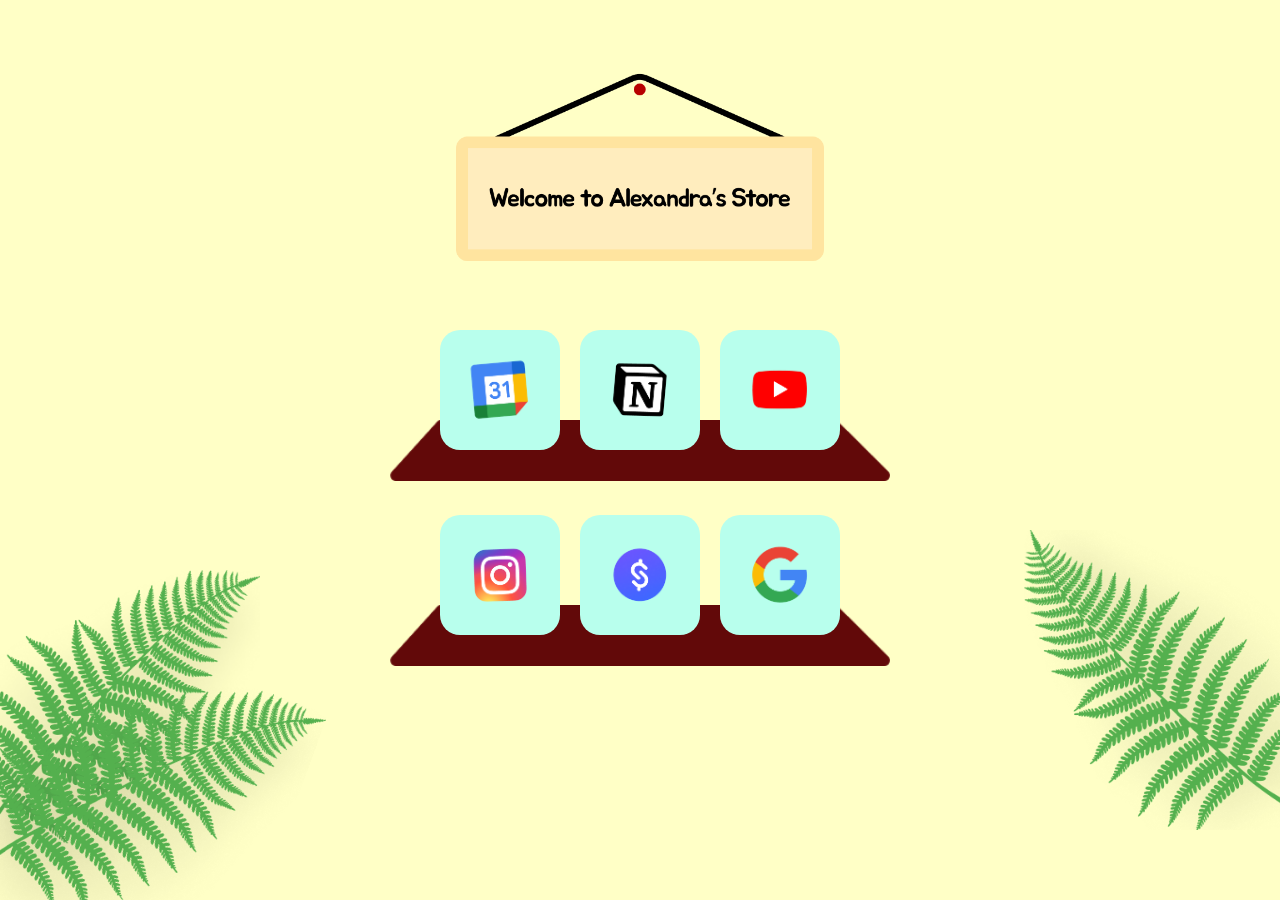
<file: soho/index.html>
<!DOCTYPE html>
<html lang="en">
<head>
    <meta charset="UTF-8">
    <meta name="viewport" content="width=device-width, initial-scale=1.0">
    <title> DOCUMENT </title>
    <link href="https://fonts.googleapis.com/css2?family=Inter:wght@100;200;300;400;500;600;700;800;900&family=Libre+Baskerville:ital,wght@0,400;0,700;1,400&family=Manrope:wght@200;300;400;500;600;700;800&family=Plus+Jakarta+Sans:ital,wght@0,200;0,300;0,400;0,500;0,600;0,700;0,800;1,200;1,300;1,400;1,500;1,600;1,700;1,800&family=Poppins:ital,wght@0,200;0,300;0,400;0,500;0,600;0,700;0,800;0,900;1,100;1,200;1,300;1,400;1,500;1,600;1,700;1,800;1,900&family=Work+Sans:ital,wght@0,100;0,200;0,300;0,400;0,500;0,600;0,700;0,800;0,900;1,100;1,200;1,300;1,400;1,500;1,600;1,700;1,800;1,900&display=swap" rel="stylesheet">
    <link href = 'style.css' rel = 'stylesheet'>
</head>
<body>


    <div id = 'main'>

        <img src = '../assets/fern.png' class = 'fern' id = 'fern1' alt = 'fern'>
        <img src = '../assets/fern.png' class = 'fern' id = 'fern2' alt = 'fern'>
        <img src = '../assets/fern.png' class = 'fern' id = 'fern3' alt = 'fern'>

        <img id = 'sign' src = '../assets/sign.png' alt = 'sign'>

        <div id = 'menu'>

            <div class = 'group'>
                <div class = 'row'>
                    <div class = 'product'>
                        <img src = '../assets/frame.png' class = 'circle' alt = 'laura'>

                        <div class = 'expo'>
                            <h1> Book a 1:1 Call with me </h1>
                            <h2> $99 </h2>
                        </div>
                    </div>

                    <div class = 'product'>
                        <img src = '../assets/frame-1.png' class = 'circle' alt = 'laura'>
                        <div class = 'expo'>
                            <h1> Get My Notion Templates </h1>
                            <h2> $49 </h2>
                        </div>
                    </div>
                    <div class = 'product'>
                        <img src = '../assets/frame-2.png' class = 'circle' alt = 'laura'>
                        <div class = 'expo'>
                            <h1> YouTube Growth Guide 2023 </h1>
                            <h2> $29 </h2>
                        </div>
                    </div>
                </div>
                <img src = '../assets/shelf.png' class = 'shelf' alt = 'shelf'>
            </div>

            <div class = 'group'>
                <div class = 'row'>
                    <div class = 'product'>
                        <img src = '../assets/frame-3.png' class = 'circle' alt = 'laura'>
                        <div class = 'expo'>
                            <h1> Instagram Guide </h1>
                            <h2> $99 </h2>
                        </div>
                    </div>
                    <div class = 'product'>
                        <img src = '../assets/frame-4.png' class = 'circle' alt = 'laura'>
                        <div class = 'expo'>
                            <h1> Create a Stan Store! </h1>
                            <h2> $129 </h2>
                        </div>
                    </div>
                    <div class = 'product'>
                        <img src = '../assets/frame-5.png' class = 'circle' alt = 'laura'>
                        <div class = 'expo'>
                            <h1> SEO 101 </h1>
                            <h2> $199 </h2>
                        </div>
                    </div>
                </div>
                <img src = '../assets/shelf.png' class = 'shelf' alt = 'shelf'>
            </div>

        </div>

    </div>


    <div id = 'popup'>

        <div id = 'click'> X </div>

        <div id = 'content'>

        <img src = '../assets/blonde.jpg' id = 'banner' alt = 'laura'>

        <div class = 'header'>
            <h2> Book a 1:1 Call with Me </h2>
            <h3> $599 </h3>
        </div>

        <p>
            Lorem ipsum dolor sit amet, consectetur adipiscing elit, sed do eiusmod tempor
            incididunt ut labore et dolore magna aliqua. Ut enim ad minim veniam, quis nostrud
            exercitation ullamco laboris nisi ut aliquip ex ea commodo consequat. Duis aute irure
            dolor in reprehenderit in voluptate velit esse cillum dolore eu fugiat nulla pariatur.
            Excepteur sint occaecat cupidatat non proident, sunt in culpa qui officia deserunt mollit
            anim id est laborum.
        </p>

        <p>
            Lorem ipsum dolor sit amet, consectetur adipiscing elit, sed do eiusmod tempor
            incididunt ut labore et dolore magna aliqua. Ut enim ad minim veniam, quis nostrud
            exercitation ullamco laboris nisi ut aliquip ex ea commodo consequat. Duis aute irure
            dolor in reprehenderit in voluptate velit esse cillum dolore eu fugiat nulla pariatur.
            Excepteur sint occaecat cupidatat non proident, sunt in culpa qui officia deserunt mollit
            anim id est laborum.
        </p>

        <p>
            Lorem ipsum dolor sit amet, consectetur adipiscing elit, sed do eiusmod tempor
            incididunt ut labore et dolore magna aliqua. Ut enim ad minim veniam, quis nostrud
            exercitation ullamco laboris nisi ut aliquip ex ea commodo consequat. Duis aute irure
            dolor in reprehenderit in voluptate velit esse cillum dolore eu fugiat nulla pariatur.
            Excepteur sint occaecat cupidatat non proident, sunt in culpa qui officia deserunt mollit
            anim id est laborum.
        </p>

        <div class = 'bottom'>
            <input placeholder = 'Name'></input>
            <input placeholder = 'Email'></input>
            <input placeholder = 'Phone Number'></input>
            <button> Purchase </button>
        </div>

        </div>

    </div>

</body>

<script src = 'script.js'> </script>

</html>
</file>
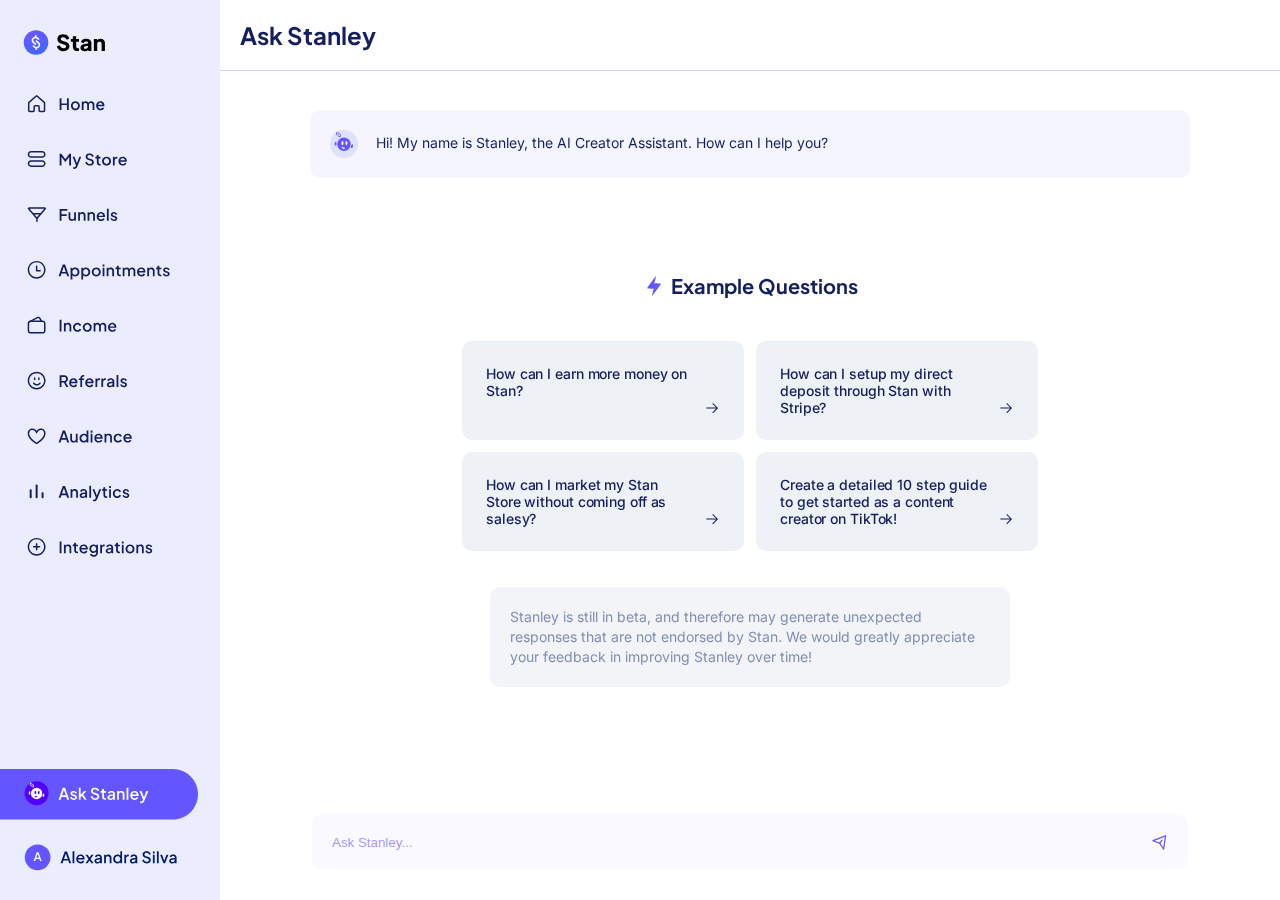
<file: stanley/index.html>
<!DOCTYPE html>
<html lang="en">
<head>
    <meta charset="UTF-8">
    <meta http-equiv="X-UA-Compatible" content="IE=edge">
    <meta name="viewport" content="width=device-width, initial-scale=1.0">
    <title> Demo </title>
    <link rel="preconnect" href="https://fonts.googleapis.com">
    <link rel="preconnect" href="https://fonts.gstatic.com" crossorigin>
    <link rel="preconnect" href="https://fonts.googleapis.com">
    <link rel="preconnect" href="https://fonts.googleapis.com">
    <link rel="preconnect" href="https://fonts.gstatic.com" crossorigin>
    <link href="https://fonts.googleapis.com/css2?family=Inter:wght@100;200;300;400;500;600;700;800;900&family=Libre+Baskerville:ital,wght@0,400;0,700;1,400&family=Manrope:wght@200;300;400;500;600;700;800&family=Plus+Jakarta+Sans:ital,wght@0,200;0,300;0,400;0,500;0,600;0,700;0,800;1,200;1,300;1,400;1,500;1,600;1,700;1,800&family=Poppins:ital,wght@0,200;0,300;0,400;0,500;0,600;0,700;0,800;0,900;1,100;1,200;1,300;1,400;1,500;1,600;1,700;1,800;1,900&family=Work+Sans:ital,wght@0,100;0,200;0,300;0,400;0,500;0,600;0,700;0,800;0,900;1,100;1,200;1,300;1,400;1,500;1,600;1,700;1,800;1,900&display=swap" rel="stylesheet">
    <link rel="stylesheet" href="https://fonts.googleapis.com/icon?family=Material+Icons">
    <link rel="stylesheet" href="https://fonts.googleapis.com/css2?family=Material+Symbols+Outlined:opsz,wght,FILL,GRAD@48,400,0,0" />
    <link rel="icon" type="image/png" sizes="32x32" href="assets/favicon-32.png"/>
    <link rel="icon" type="image/png" sizes="16x16" href="assets/favicon-16.png"/>
    <link href = 'stanley.css' rel = 'stylesheet'>
</head>
<body>

    <div id = 'mobile'>
       <p>
            This demo is not yet optimized for mobile devices.
       </p>
       <p>
            Please switch to a desktop browser for a better experience!
       </p>
    </div>


    <div id = 'navbar'>

        <img id = 'top' src = 'assets/navbar_top.svg'>
        <img id = 'bottom' src = 'assets/navbar_bottom.svg'>
    </div>


    <div id = 'main'>

        <div id = 'header'>
            <h1>  Ask Stanley </h1>
        </div>


        <div id = 'area'>

            <div class = 'dialog stanley'>
                <div class = 'flex'>
                    <div class = 'avatar stanley'></div>
                    <p> Hi! My name is Stanley, the AI Creator Assistant. How can I help you? <p>
                </div>
            </div>

        </div>


        <div id = 'default'>

            <div class = 'head'>
                <img src = 'assets/bolt.svg'>
                <h2> Example Questions </h2>
            </div>


            <div class = 'questions'>
                <div class = 'question'>
                   <p>
                        How can I earn more money on Stan?
                    </p>
                    <img src = 'assets/arrowright.svg'>
                </div>
                <div class = 'question'>
                   <p>
                        How can I setup my direct deposit through Stan with Stripe?
                    </p>
                    <img src = 'assets/arrowright.svg'>
                </div>
                <div class = 'question'>
                   <p>
                        How can I market my Stan Store without coming off as salesy?
                    </p>
                    <img src = 'assets/arrowright.svg'>
                </div>
                <div class = 'question'>
                   <p>
                        Create a detailed 10 step guide to get started as a content creator on TikTok!
                    </p>
                    <img src = 'assets/arrowright.svg'>
                </div>
            </div>

            <p id = 'disclaimer'>
                Stanley is still in beta, and therefore may generate unexpected responses that are not endorsed by Stan.
                We would greatly appreciate your feedback in improving Stanley over time!
            </p>
        </div>




        <div id = 'loading'>
            <div class="loadingio-spinner-ripple">
                <div class="ripple">
                <div>

                </div>
                <div>

                </div>
                </div>
            </div>

            <h2> Reaching out to Stanley... </h2>

        </div>


        <div id = 'box'>
            <input id = 'input' placeholder = 'Ask Stanley...'>
            <img id = 'send' src = 'assets/send.svg'>
        </div>


   </div>


</body>

<script src = '../js/functions.js'></script>
<script src = 'stanley.js'></script>

</html>
</file>
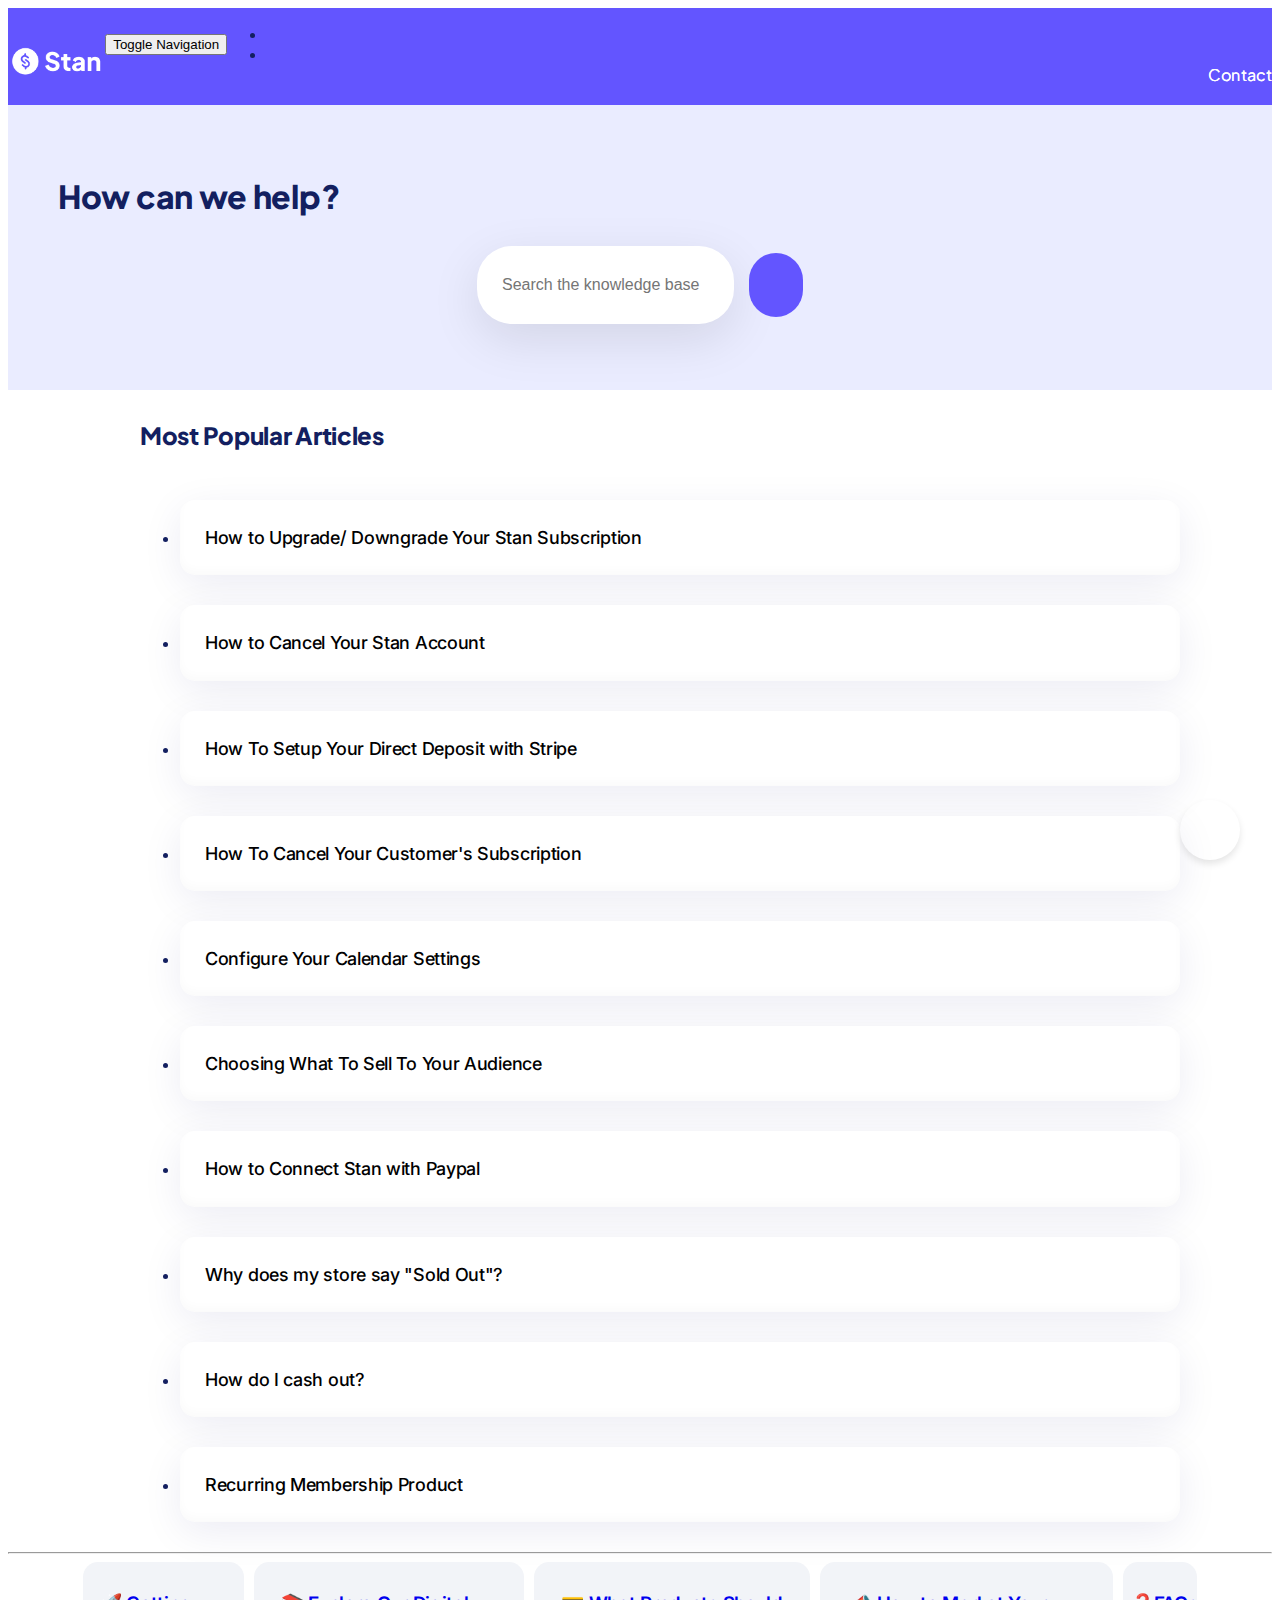
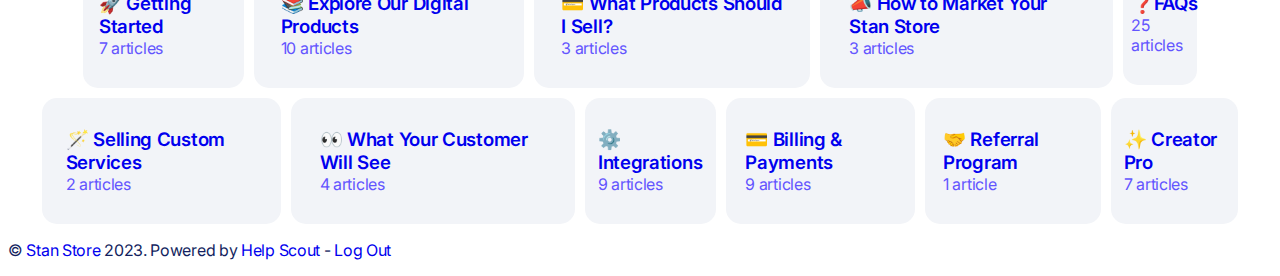
<file: help.html>
<html class=" webkit chrome mac js"><head>
    <meta charset="utf-8">
    <title>Stan Store Help Center</title>
    <meta name="viewport" content="width=device-width, maximum-scale=1">
    <meta name="apple-mobile-web-app-capable" content="yes">
    <meta name="format-detection" content="telephone=no">
    <meta name="description" content="Frequently asked questions and other help articles">
    <meta name="author" content="Stan Store">
    <link rel="canonical" href="https://help.stan.store">



        <link rel="stylesheet" href="//d3eto7onm69fcz.cloudfront.net/assets/stylesheets/launch-1676359900648.css">

    <style>
        body { background: #ffffff; }
        .navbar .navbar-inner { background: #ffffff; }
        .navbar .nav li a,
        .navbar .icon-private-w  { color: #c0c0c0; }
        .navbar .brand,
        .navbar .nav li a:hover,
        .navbar .nav li a:focus,
        .navbar .nav .active a,
        .navbar .nav .active a:hover,
        .navbar .nav .active a:focus  { color: #6355ff; }
        .navbar a:hover .icon-private-w,
        .navbar a:focus .icon-private-w,
        .navbar .active a .icon-private-w,
        .navbar .active a:hover .icon-private-w,
        .navbar .active a:focus .icon-private-w { color: #6355ff; }
        #serp-dd .result a:hover,
        #serp-dd .result > li.active,
        #fullArticle strong a,
        #fullArticle a strong,
        .collection a,
        .contentWrapper a,
        .most-pop-articles .popArticles a,
        .most-pop-articles .popArticles a:hover span,
        .category-list .category .article-count,
        .category-list .category:hover .article-count { color: #6355ff; }
        #fullArticle,
        #fullArticle p,
        #fullArticle ul,
        #fullArticle ol,
        #fullArticle li,
        #fullArticle div,
        #fullArticle blockquote,
        #fullArticle dd,
        #fullArticle table { color:#000000; }
    </style>

    <link rel="apple-touch-icon-precomposed" href="//d33v4339jhl8k0.cloudfront.net/docs/assets/6361b00546c56b07b5505418/images/6390e897a56f2d44a9e893b8/logo-circle-(1).png">
    <link rel="shortcut icon" type="image/png" href="//d33v4339jhl8k0.cloudfront.net/docs/assets/6361b00546c56b07b5505418/images/6390e8972cee83102fec637d/logo-circle-(1).png">
    <!--[if lt IE 9]>

        <script src="//d3eto7onm69fcz.cloudfront.net/assets/javascripts/html5shiv.min.js"></script>

    <![endif]-->

        <script type="text/javascript" src="https://beacon-v2.helpscout.net/static/js/vendor.cae487cb.js"></script><script type="text/javascript" src="https://beacon-v2.helpscout.net/static/js/main.77018592.js"></script><script type="text/javascript" async="" src="https://beacon-v2.helpscout.net"></script><script type="application/ld+json">
        {"@context":"https://schema.org","@type":"WebSite","url":"https://help.stan.store","potentialAction":{"@type":"SearchAction","target":"https://help.stan.store/search?query={query}","query-input":"required name=query"}}
        </script>

    <link href = 'helpscout.css' rel = 'stylesheet'>
<link rel="preconnect" href="https://fonts.googleapis.com">
<link rel="preconnect" href="https://fonts.gstatic.com" crossorigin="">
<link href="https://fonts.googleapis.com/css2?family=Inter:wght@100;200;300;400;500;600;700;800;900&amp;family=Plus+Jakarta+Sans:ital,wght@0,200;0,300;0,400;0,500;0,600;0,700;0,800;1,200;1,300;1,400;1,500;1,600;1,700;1,800&amp;family=Yeseva+One&amp;display=swap" rel="stylesheet">

</head>
    <body>
        <script>
            window.onload = function() {
                $("#searchBar input.search-query" ).focus();
            };
        </script>

<header id="mainNav" class="navbar">
    <div class="navbar-inner">
        <div class="container-fluid">
            <a class="brand" href="assets/logo-text-white.png">


                    <img src="assets/logo-text-white.png" alt="Stan Store Help Center" width="75" height="75">



            </a>

                <button type="button" class="btn btn-navbar" data-toggle="collapse" data-target=".nav-collapse">
                    <span class="sr-only">Toggle Navigation</span>
                    <span class="icon-bar"></span>
                    <span class="icon-bar"></span>
                    <span class="icon-bar"></span>
                </button>

            <div class="nav-collapse collapse">
                <nav role="navigation"><!-- added for accessibility -->
                <ul class="nav">



                        <li id="contact"><a href="#" class="contactUs" onclick="window.Beacon('open')">Contact</a></li>
                        <li id="contactMobile"><a href="#" class="contactUs" onclick="window.Beacon('open')">Contact</a></li>

                </ul>
                </nav>
            </div><!--/.nav-collapse -->
        </div><!--/container-->
    </div><!--/navbar-inner-->
</header>
        <section id="docsSearch">

                <h1>How can we help?</h1>



<form action="/search" method="GET" id="searchBar" autocomplete="off">

                <input type="text" name="query" title="search-query" class="search-query" placeholder="Search the knowledge base" aria-label="Search the knowledge base" value="">
                <button type="submit" aria-label="Search"><i class="icon-search lp"></i><span>Search</span></button>
                <div id="serp-dd" style="display:none;">
                    <ul class="result"></ul>
                </div>

</form>

        </section><!--/docsSearch-->
        <section id="contentArea" class="container-fluid">


    <div id="noResults" style="display:none;">No results found</div>

        <!-- Site has only one collection -->


                <section class="most-pop-articles two-col">
                    <h2>Most Popular Articles</h2>
                    <ul class="popArticles">

                            <li><a href="/article/32-how-to-upgrade-downgrade-your-stan-subscription"><i class="icon-article-doc"></i><span>How to Upgrade/ Downgrade Your Stan Subscription</span></a></li>

                            <li><a href="/article/102-how-to-cancel-your-stan-account"><i class="icon-article-doc"></i><span>How to Cancel Your Stan Account</span></a></li>

                            <li><a href="/article/7-how-to-setup-your-direct-deposit"><i class="icon-article-doc"></i><span>How To Setup Your Direct Deposit with Stripe</span></a></li>

                            <li><a href="/article/26-how-to-cancel-your-customers-subscription"><i class="icon-article-doc"></i><span>How To Cancel Your Customer's Subscription</span></a></li>

                            <li><a href="/article/11-configure-your-calendar-settings"><i class="icon-article-doc"></i><span>Configure Your Calendar Settings</span></a></li>

                            <li><a href="/article/47-choosing-what-to-sell-to-your-audience"><i class="icon-article-doc"></i><span>Choosing What To Sell To Your Audience</span></a></li>

                            <li><a href="/article/53-how-to-connect-stan-with-paypal"><i class="icon-article-doc"></i><span>How to Connect Stan with Paypal</span></a></li>

                            <li><a href="/article/95-why-does-my-store-say-sold-out"><i class="icon-article-doc"></i><span>Why does my store say "Sold Out"?</span></a></li>

                            <li><a href="/article/75-how-do-i-cash-out"><i class="icon-article-doc"></i><span>How do I cash out?</span></a></li>

                            <li><a href="/article/17-recurring-membership-product"><i class="icon-article-doc"></i><span>Recurring Membership Product</span></a></li>

                    </ul>
                </section><!-- /most-popular-articles -->
                <hr class="sep">




                    <section class="category-list">


                            <a class="category" id="category-4" href="/category/4-getting-started">
                                <h3>🚀 Getting Started</h3>
                                <p class="article-count">

                                        <span class="notranslate">7</span> articles

                                </p>
                            </a><!-- /category -->



                            <a class="category" id="category-12" href="/category/12-explore-our-digital-products">
                                <h3>📚 Explore Our Digital Products</h3>
                                <p class="article-count">

                                        <span class="notranslate">10</span> articles

                                </p>
                            </a><!-- /category -->



                            <a class="category" id="category-58" href="/category/58-choosing-what-to-offer-your-audience">
                                <h3>💳 What Products Should I Sell?</h3>
                                <p class="article-count">

                                        <span class="notranslate">3</span> articles

                                </p>
                            </a><!-- /category -->



                            <a class="category" id="category-44" href="/category/44-how-to-drive-more-sales">
                                <h3>📣 How to Market Your Stan Store</h3>
                                <p class="article-count">

                                        <span class="notranslate">3</span> articles

                                </p>
                            </a><!-- /category -->



                            <a class="category" id="category-68" href="/category/68-faqs">
                                <h3>❓FAQs</h3>
                                <p class="article-count">

                                        <span class="notranslate">25</span> articles

                                </p>
                            </a><!-- /category -->



                            <a class="category" id="category-57" href="/category/57-custom-products-services">
                                <h3>🪄 Selling Custom Services</h3>
                                <p class="article-count">

                                        <span class="notranslate">2</span> articles

                                </p>
                            </a><!-- /category -->



                            <a class="category" id="category-22" href="/category/22-understanding-your-customers-journey">
                                <h3>👀 What Your Customer Will See</h3>
                                <p class="article-count">

                                        <span class="notranslate">4</span> articles

                                </p>
                            </a><!-- /category -->



                            <a class="category" id="category-48" href="/category/48-integrations">
                                <h3>⚙️ Integrations</h3>
                                <p class="article-count">

                                        <span class="notranslate">9</span> articles

                                </p>
                            </a><!-- /category -->



                            <a class="category" id="category-103" href="/category/103-billing-payments">
                                <h3>💳 Billing &amp; Payments</h3>
                                <p class="article-count">

                                        <span class="notranslate">9</span> articles

                                </p>
                            </a><!-- /category -->



                            <a class="category" id="category-80" href="/category/80-referral-program">
                                <h3>🤝 Referral Program</h3>
                                <p class="article-count">

                                        <span class="notranslate">1</span> article

                                </p>
                            </a><!-- /category -->



                            <a class="category" id="category-30" href="/category/30-creator-pro">
                                <h3>✨ Creator Pro</h3>
                                <p class="article-count">

                                        <span class="notranslate">7</span> articles

                                </p>
                            </a><!-- /category -->


                    </section><!-- /category-list -->





            <footer class="center">


<p>©

        <a href="https://stan.store">Stan Store</a>

    2023. <span>Powered by <a rel="nofollow noopener noreferrer" href="https://www.helpscout.com/knowledge-base/?utm_source=docs&amp;utm_medium=footerlink&amp;utm_campaign=Docs+Branding" target="_blank">Help Scout</a></span>

        - <a href="/logout">Log Out</a>

</p>

            </footer>
        </section><!--/.fluid-container-->



<script id="beaconLoader" type="text/javascript">!function(e,t,n){function a(){var e=t.getElementsByTagName("script")[0],n=t.createElement("script");n.type="text/javascript",n.async=!0,n.src="https://beacon-v2.helpscout.net",e.parentNode.insertBefore(n,e)}if(e.Beacon=n=function(t,n,a){e.Beacon.readyQueue.push({method:t,options:n,data:a})},n.readyQueue=[],"complete"===t.readyState)return a();e.attachEvent?e.attachEvent("onload",a):e.addEventListener("load",a,!1)}(window,document,window.Beacon||function(){});</script>
<script type="text/javascript">window.Beacon('init', '1af3512e-cda6-4a67-85c9-9d7788e4db99')</script>

<script type="text/javascript">
    function hashChanged() {
        var hash = window.location.hash.substring(1);
        if (hash === 'contact') {
            window.Beacon('open')
        }
    }

    if (window.location.hash) {
        hashChanged()
    }

    window.onhashchange = function () {
        hashChanged()
    }

    window.addEventListener('hashchange', hashChanged, false);

</script>



    <script src="//d3eto7onm69fcz.cloudfront.net/assets/javascripts/app3.min.js"></script>

<script>
// keep iOS links from opening safari
if(("standalone" in window.navigator) && window.navigator.standalone){
// If you want to prevent remote links in standalone web apps opening Mobile Safari, change 'remotes' to true
var noddy, remotes = false;
document.addEventListener('click', function(event) {
noddy = event.target;
while(noddy.nodeName !== "A" && noddy.nodeName !== "HTML") {
noddy = noddy.parentNode;
}

if('href' in noddy && noddy.href.indexOf('http') !== -1 && (noddy.href.indexOf(document.location.host) !== -1 || remotes)){
event.preventDefault();
document.location.href = noddy.href;
}

},false);
}
</script>


<div id="beacon-container"><div class="hsds-beacon"><div class="Beacon"><div class="BeaconFabButtonFrame" style="border-radius: 60px; height: 60px; position: fixed; transform: scale(1); width: 60px; z-index: 999; --pulse-background:#6355ff; --pulse-bottom-offset:-95px; --pulse-right-offset:-95px;"><style>.BeaconFabButtonFrame {
  border: none;
  bottom: 40px;
  box-shadow: 0 4px 7px rgba(0, 0, 0, 0.1);
  position: fixed;
  right: 40px;
  top: auto;
  transition: box-shadow 250ms ease, opacity 0.4s ease, scale 1000ms ease-in-out,
    transform 0.2s ease-in-out;
}

.BeaconFabButtonFrame:active {
    box-shadow: none;
  }

.BeaconFabButtonFrame iframe {
    border: none;
    height: 100%;
    width: 100%;
    color-scheme: light !important;
  }

@media (max-height: 740px) {

.BeaconFabButtonFrame {
    bottom: 10px;
    right: 20px;
}
  }

@supports (--css: variables) {
  .BeaconFabButtonFrame.has-pulse-animation::before {
    animation: puff-out-center 2s cubic-bezier(0.165, 0.84, 0.44, 1) both;
    animation-delay: 0.2s;
    background-color: var(--pulse-background);
    border-radius: 250px;
    bottom: var(--pulse-bottom-offset);
    content: '';
    height: 250px;
    opacity: 1;
    pointer-events: none;
    position: absolute;
    right: var(--pulse-right-offset);
    width: 250px;
    will-change: transform;
    z-index: -1;
  }

  @keyframes puff-out-center {
    0% {
      transform: scale(0.2);
      opacity: 0.5;
    }
    100% {
      transform: scale(1);
      opacity: 0;
    }
  }
}

.BeaconFabButtonFrame--left {
  left: 40px;
  right: initial;
}

@media (max-height: 740px) {

.BeaconFabButtonFrame--left {
    left: 20px;
    right: initial;
}
  }
</style><iframe id="" data-cy="FrameComponent" aria-label="Toggle Customer Support"></iframe></div></div></div></div></body></html>
</file>
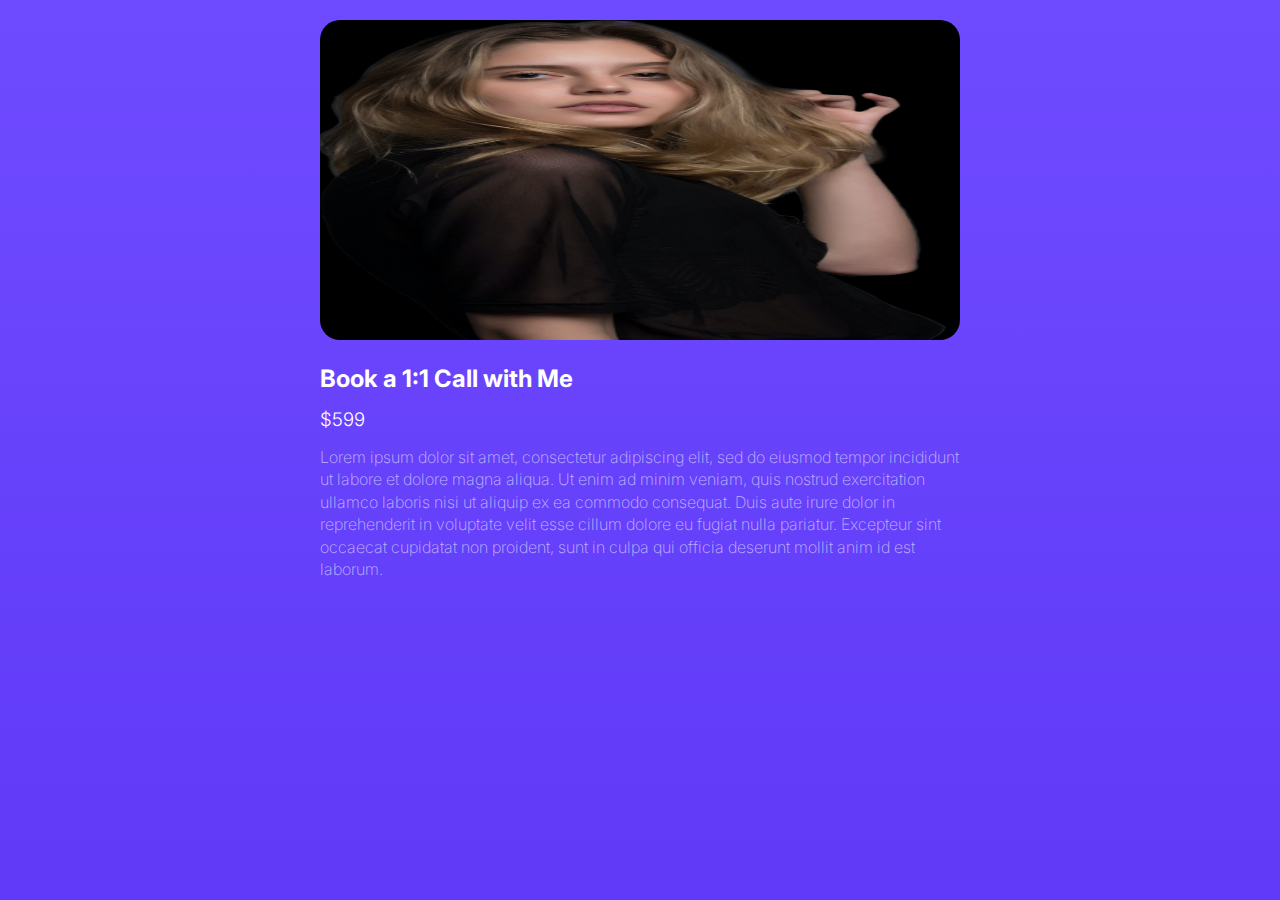
<file: angelica/page.html>
<!DOCTYPE html>
<html lang="en">
<head>
    <meta charset="UTF-8">
    <meta name="viewport" content="width=device-width, initial-scale=1.0">
    <title> DOCUMENT </title>
    <link href="https://fonts.googleapis.com/css2?family=Inter:wght@100;200;300;400;500;600;700;800;900&family=Libre+Baskerville:ital,wght@0,400;0,700;1,400&family=Manrope:wght@200;300;400;500;600;700;800&family=Plus+Jakarta+Sans:ital,wght@0,200;0,300;0,400;0,500;0,600;0,700;0,800;1,200;1,300;1,400;1,500;1,600;1,700;1,800&family=Poppins:ital,wght@0,200;0,300;0,400;0,500;0,600;0,700;0,800;0,900;1,100;1,200;1,300;1,400;1,500;1,600;1,700;1,800;1,900&family=Work+Sans:ital,wght@0,100;0,200;0,300;0,400;0,500;0,600;0,700;0,800;0,900;1,100;1,200;1,300;1,400;1,500;1,600;1,700;1,800;1,900&display=swap" rel="stylesheet">
    <link href = 'page.css' rel = 'stylesheet'>
</head>
<body>

    <div id = 'main'>

        <div id = 'content'>


        <img src = '../assets/laura.png' id = 'banner' alt = 'laura'>

        <div class = 'header'>
            <h2> Book a 1:1 Call with Me </h2>
            <h3> $599 </h3>
        </div>

        <p>
            Lorem ipsum dolor sit amet, consectetur adipiscing elit, sed do eiusmod tempor
            incididunt ut labore et dolore magna aliqua. Ut enim ad minim veniam, quis nostrud
            exercitation ullamco laboris nisi ut aliquip ex ea commodo consequat. Duis aute irure
            dolor in reprehenderit in voluptate velit esse cillum dolore eu fugiat nulla pariatur.
            Excepteur sint occaecat cupidatat non proident, sunt in culpa qui officia deserunt mollit
            anim id est laborum.
        </p>


        </div>

    </div>

</body>
</html>
</file>
<file: css/style.css>
body {
  font-family: "Plus Jakarta Sans", sans-serif;
}

a {
  text-decoration: none;
  color: black;
  transition: 0.2s ease;
}

body {
  margin: 0;
}

button {
  font-family: "Manrope", sans-serif;
  outline: none;
  border: none;
  background: #0059ff;
  color: white;
  transition: 0.2s ease;
  cursor: pointer;
}
button:hover {
  background: #003cff;
}

::-webkit-scrollbar {
  display: none;
}

input {
  outline: none;
  border: none;
}

@media screen and (min-width: 800px) {
  #main {
    position: fixed;
    top: 0;
    left: 0;
    width: 100vw;
    height: 100vh;
    background: #eaeaed;
    display: flex;
    justify-content: flex-start;
    align-items: center;
    gap: 40px;
    overflow-x: scroll;
    padding: 0 50px;
  }
  #plus {
    background: rgba(0, 0, 0, 0.1);
    text-align: center;
    line-height: 80px;
    flex-shrink: 0;
    z-index: 10;
    font-size: 50px;
    width: 100px;
    height: 100px;
    margin: 50px;
    margin-right: 100px;
    font-weight: 400;
    border-radius: 30px;
    cursor: pointer;
    transition: 0.2s ease;
  }
  #plus:hover {
    background: rgba(0, 0, 0, 0.2);
  }
  #slides {
    display: flex;
    justify-content: flex-start;
    align-items: center;
    gap: 40px;
  }
  .screen {
    width: 50vh;
    height: calc(90vh - 50px);
    border-radius: 20px;
    overflow-y: scroll;
  }
  iframe {
    width: 120vh;
    height: calc(85vh - 50px);
    border-radius: 30px;
    outline: none;
    border: none;
    background: white;
  }
  .slide {
    display: flex;
    flex-direction: column;
    align-items: center;
    justify-content: center;
    flex-grow: 0.001;
    position: relative;
    padding-bottom: 20px;
    animation: float-up 0.6s ease;
  }
  .line {
    font-size: 30px;
    position: absolute;
    z-index: -1;
    right: -50px;
    top: 50%;
  }
  .slide-header {
    display: flex;
    justify-content: space-between;
    align-items: center;
    width: 100%;
  }
  .slide-header .bars {
    width: 40px;
    height: 40px;
    display: flex;
    flex-direction: column;
    justify-content: center;
    align-items: center;
    transition: 0.2s ease;
  }
  .slide-header .bars .bar {
    width: 22px;
    height: 2px;
    margin: 4px 0;
    background: rgba(0, 0, 0, 0.4);
    transition: 0.2s ease;
  }
  .slide-header .bars.active {
    background: rgba(255, 0, 0, 0.1);
    border-radius: 10px;
  }
  .slide-header .bars.active .bar {
    background: red;
  }
  .slide-header .bars.active .one {
    transform: rotate(45deg) translate(4px, 4px);
  }
  .slide-header .bars.active .two {
    transform: rotate(-45deg) translate(4px, -4px);
  }
  .slide-header .url {
    display: flex;
    align-items: center;
    gap: 10px;
    height: 50px;
  }
  .slide-header .url h3 {
    color: rgba(0, 0, 0, 0.2);
    margin: 0;
    transition: 0.2s ease;
    cursor: pointer;
  }
  .slide-header .url h3:hover {
    color: rgba(0, 0, 0, 0.5);
  }
  .slide-header .url button {
    color: #6355FF;
    border: 2px solid #6355FF;
    border-radius: 8px;
    padding: 5px 15px;
    background: none;
    font-weight: 600;
  }
}
@media screen and (max-width: 800px) {
  #main {
    position: fixed;
    top: 0;
    left: 0;
    width: 100vw;
    height: 100vh;
    background: #e5e5f0;
    display: flex;
    justify-content: center;
    align-items: center;
  }
  #store {
    position: fixed;
    top: 0;
    left: 0;
    width: 100vw;
    height: 100vh;
    overflow-y: scroll;
  }
}
@keyframes float-up {
  0% {
    transform: translateY(30px);
    opacity: 0;
  }
  100% {
    transform: none;
    opacity: 1;
  }
}
@keyframes remove {
  from {
    margin-right: 0;
  }
  to {
    margin-right: 100%;
  }
}/*# sourceMappingURL=style.css.map */
</file>
<file: css/themes/beethoven.css>
.beethoven .screen {
  background: #111230;
  color: white;
  font-family: "Libre Baskerville", sans-serif;
  padding-bottom: 50px;
  box-shadow: 0px 60px 100px rgba(27, 28, 62, 0.4);
}
.beethoven #store .header {
  width: 90%;
  padding: 20px 0;
  margin: auto;
}
.beethoven #store .header .mast {
  display: flex;
  align-items: center;
  gap: 15px;
}
.beethoven #store .header .mast .pfp {
  width: 70px;
  height: 70px;
  aspect-ratio: 1 !important;
  background-image: url("../../assets/girl.jpg");
  background-size: cover;
  border-radius: 15px;
  border: 2px solid #00F0FF;
}
.beethoven #store .header .mast .expo {
  width: -moz-fit-content;
  width: fit-content;
}
.beethoven #store .header .mast .expo h1 {
  font-size: 22px;
  font-weight: 500;
  margin: 0;
  margin-bottom: 10px;
}
.beethoven #store .header .mast .expo .socials {
  display: flex;
  gap: 10px;
}
.beethoven #store .header .mast .expo .socials img {
  width: 28px;
  filter: hue-rotate(50deg) invert(100%);
}
.beethoven #store .header .bio {
  font-family: "Inter", sans-serif;
  font-size: 15px;
  line-height: 150%;
  font-weight: 300;
  margin: 25px 0;
}
.beethoven #store .header .magnet {
  margin-top: 20px;
  display: flex;
  gap: 10px;
}
.beethoven #store .header .magnet input, .beethoven #store .header .magnet input:-webkit-autofill,
.beethoven #store .header .magnet input:-webkit-autofill:hover,
.beethoven #store .header .magnet input:-webkit-autofill:focus,
.beethoven #store .header .magnet input:-webkit-autofill:active {
  height: 48px;
  padding: 0 15px;
  background: rgba(255, 255, 255, 0.1);
  color: white;
  border-radius: 10px;
  flex: 1;
}
.beethoven #store .header .magnet button {
  padding: 0 20px;
  border-radius: 10px;
}
.beethoven #store .section {
  margin-top: 50px;
  width: 90%;
  margin: auto;
}
.beethoven #store .section .section-title {
  font-size: 20px;
  font-weight: 700;
  letter-spacing: 0px;
  margin-bottom: 35px;
  margin-top: 35px;
  padding-bottom: 10px;
  border-bottom: 1px solid rgba(255, 255, 255, 0.2);
}
.beethoven #store .grid {
  display: flex;
  flex-wrap: wrap;
  gap: 6%;
}
.beethoven #store .grid .card {
  width: 47%;
  margin-bottom: 20px;
  transition: 0.2s ease;
}
.beethoven #store .grid .card .thumbnail {
  width: 100%;
  aspect-ratio: 1;
  border-radius: 15px;
  background-size: cover;
  transition: 0.2s ease;
  box-shadow: 0 5px 20px rgba(0, 0, 0, 0.1);
}
.beethoven #store .grid .card .expo h3 {
  margin-top: 15px;
  margin-bottom: 10px;
  font-size: 16px;
  font-weight: 500;
}
.beethoven #store .grid .card .expo p {
  font-family: "Inter";
  margin: 0;
  font-size: 12px;
  line-height: 140%;
  font-weight: 200;
}
.beethoven #store .grid .card:hover .thumbnail {
  transform: translateY(-5px) scale(1.02);
}
.beethoven #store .grid .price-row {
  margin-top: 15px;
}
.beethoven #store .grid .price-row .price {
  margin: 0;
  font-size: 16px;
  font-weight: 500;
  color: #ffce00;
}
.beethoven #store .stack .card {
  width: 100%;
  margin-bottom: 20px;
  display: flex;
  align-items: center;
}
.beethoven #store .stack .card .thumbnail {
  width: 50px;
  aspect-ratio: 1;
  border-radius: 8px;
  background-size: cover;
  margin-right: 10px;
}
.beethoven #store .stack .card .expo h3 {
  margin: 0;
  margin-bottom: 5px;
  font-size: 16px;
  font-weight: 300;
}
.beethoven #store .stack .card .expo p {
  display: none;
}
.beethoven #store .stack .card .price-row {
  margin-top: 0px;
}
.beethoven #store .stack .card .price-row .price {
  margin: 0;
  font-size: 16px;
  font-weight: 500;
  color: #ffce00;
}
.beethoven #store #banner {
  text-align: center;
  width: -moz-fit-content;
  width: fit-content;
  margin: auto;
  border: 1px solid white;
  padding: 15px 20px;
  margin-top: 70px;
  border-radius: 30px;
  opacity: 0.5;
}
.beethoven #store #banner h3 {
  font-size: 14px;
  font-weight: 300;
  margin: 0;
}
.beethoven .checkout .banner {
  width: 100%;
  aspect-ratio: 16/9;
  background-image: url("../../assets/mountains.png");
  background-size: 100% 100%;
  background-position: 50% 0%;
}
.beethoven .checkout .expo {
  width: 88%;
  margin: auto;
  margin-top: 25px;
}
.beethoven .checkout .expo h1 {
  font-size: 22px;
  font-weight: 400;
  margin: 0;
  margin-bottom: 8px;
}
.beethoven .checkout .expo h2 {
  font-size: 18px;
  color: #ffce00;
  margin: 0;
}
.beethoven .checkout .description {
  width: 88%;
  margin: auto;
}
.beethoven .checkout .description p {
  width: 100%;
  font-family: "Inter";
  font-weight: 200;
  font-size: 13px;
  line-height: 170%;
}

@keyframes float-in {
  0% {
    transform: translateY(30px) scale(1.5);
    opacity: 0;
  }
  100% {
    transform: none;
    opacity: 1;
  }
}/*# sourceMappingURL=beethoven.css.map */
</file>
<file: css/themes/bright.css>
.bright .screen {
  background: #fdfdff;
  color: black;
  font-family: "Plus Jakarta Sans", sans-serif;
  padding-bottom: 50px;
  box-shadow: 0px 60px 100px rgba(27, 28, 62, 0.1);
}
.bright input, .bright input:-webkit-autofill,
.bright input:-webkit-autofill:hover,
.bright input:-webkit-autofill:focus,
.bright input:-webkit-autofill:active {
  height: 48px;
  padding: 0 15px;
  background: rgba(0, 0, 0, 0.1);
  color: white;
  border-radius: 10px;
  flex: 1;
}
.bright #store .header {
  width: 90%;
  padding: 20px 0;
  margin: auto;
}
.bright #store .header .mast {
  display: flex;
  align-items: center;
  gap: 15px;
}
.bright #store .header .mast .pfp {
  width: 70px;
  height: 70px;
  aspect-ratio: 1 !important;
  background-image: url("../../assets/girl.jpg");
  background-size: cover;
  border-radius: 15px;
  border: 2px solid #00F0FF;
}
.bright #store .header .mast .expo {
  width: -moz-fit-content;
  width: fit-content;
}
.bright #store .header .mast .expo h1 {
  font-size: 22px;
  font-weight: 500;
  margin: 0;
  margin-bottom: 10px;
}
.bright #store .header .mast .expo .socials {
  display: flex;
  gap: 10px;
}
.bright #store .header .mast .expo .socials img {
  width: 28px;
  filter: hue-rotate(50deg) invert(100%);
}
.bright #store .header .bio {
  font-family: "Inter", sans-serif;
  font-size: 15px;
  line-height: 150%;
  font-weight: 300;
  margin: 25px 0;
}
.bright #store .header .magnet {
  margin-top: 20px;
  display: flex;
  gap: 10px;
}
.bright #store .header .magnet input, .bright #store .header .magnet input:-webkit-autofill,
.bright #store .header .magnet input:-webkit-autofill:hover,
.bright #store .header .magnet input:-webkit-autofill:focus,
.bright #store .header .magnet input:-webkit-autofill:active {
  height: 48px;
  padding: 0 15px;
  background: rgba(255, 255, 255, 0.1);
  color: white;
  border-radius: 10px;
  flex: 1;
}
.bright #store .header .magnet button {
  padding: 0 20px;
  border-radius: 10px;
}
.bright #store .section {
  margin-top: 50px;
  width: 90%;
  margin: auto;
}
.bright #store .section .section-title {
  font-size: 20px;
  font-weight: 700;
  letter-spacing: 0px;
  margin-bottom: 35px;
  margin-top: 35px;
  padding-bottom: 10px;
  border-bottom: 1px solid rgba(255, 255, 255, 0.2);
}
.bright #store .grid {
  display: flex;
  flex-wrap: wrap;
  gap: 6%;
}
.bright #store .grid .card {
  width: 47%;
  margin-bottom: 20px;
  transition: 0.2s ease;
}
.bright #store .grid .card .thumbnail {
  width: 100%;
  aspect-ratio: 1;
  border-radius: 15px;
  background-size: cover;
  transition: 0.2s ease;
  box-shadow: 0 5px 20px rgba(0, 0, 0, 0.1);
}
.bright #store .grid .card .expo h3 {
  margin-top: 15px;
  margin-bottom: 10px;
  font-size: 16px;
  font-weight: 500;
}
.bright #store .grid .card .expo p {
  font-family: "Inter";
  margin: 0;
  font-size: 12px;
  line-height: 140%;
  font-weight: 200;
}
.bright #store .grid .card:hover .thumbnail {
  transform: translateY(-5px) scale(1.02);
}
.bright #store .grid .price-row {
  margin-top: 15px;
}
.bright #store .grid .price-row .price {
  margin: 0;
  font-size: 16px;
  font-weight: 500;
  color: #ffce00;
}
.bright #store .stack .card {
  width: 100%;
  margin-bottom: 20px;
  display: flex;
  align-items: center;
}
.bright #store .stack .card .thumbnail {
  width: 50px;
  aspect-ratio: 1;
  border-radius: 8px;
  background-size: cover;
  margin-right: 10px;
}
.bright #store .stack .card .expo h3 {
  margin: 0;
  margin-bottom: 5px;
  font-size: 16px;
  font-weight: 300;
}
.bright #store .stack .card .expo p {
  display: none;
}
.bright #store .stack .card .price-row {
  margin-top: 0px;
}
.bright #store .stack .card .price-row .price {
  margin: 0;
  font-size: 16px;
  font-weight: 500;
  color: #ffce00;
}
.bright #store #banner {
  text-align: center;
  width: -moz-fit-content;
  width: fit-content;
  margin: auto;
  border: 1px solid white;
  padding: 15px 20px;
  margin-top: 70px;
  border-radius: 30px;
  opacity: 0.5;
}
.bright #store #banner h3 {
  font-size: 14px;
  font-weight: 300;
  margin: 0;
}
.bright .checkout .banner {
  width: 100%;
  aspect-ratio: 16/9;
  background-image: url("../../assets/mountains.png");
  background-size: 100% 100%;
  background-position: 50% 0%;
}
.bright .checkout .expo {
  width: 88%;
  margin: auto;
  margin-top: 25px;
}
.bright .checkout .expo h1 {
  font-size: 22px;
  font-weight: 400;
  margin: 0;
  margin-bottom: 8px;
}
.bright .checkout .expo h2 {
  font-size: 18px;
  color: #ffce00;
  margin: 0;
}
.bright .checkout .description {
  width: 88%;
  margin: auto;
}
.bright .checkout .description p {
  width: 100%;
  font-family: "Inter";
  font-weight: 200;
  font-size: 13px;
  line-height: 170%;
}

@keyframes float-in {
  0% {
    transform: translateY(30px);
    opacity: 0;
  }
  100% {
    transform: none;
    opacity: 1;
  }
}/*# sourceMappingURL=bright.css.map */
</file>
<file: css/themes/concept.css>
#main.concept {
  background: #f3f3f8;
}

.tiktok-embed {
  border-radius: 10px;
}
.concept {
  padding-left: 0;
  overflow-y: hidden;
}
.concept .screen {
  background: #fdfdff;
  color: black;
  font-family: "Plus Jakarta Sans", sans-serif;
  box-shadow: 0px 60px 100px rgba(27, 28, 62, 0.1);
}
.concept input, .concept input:-webkit-autofill,
.concept input:-webkit-autofill:hover,
.concept input:-webkit-autofill:focus,
.concept input:-webkit-autofill:active {
  height: 48px;
  padding: 0 15px;
  background: rgba(0, 0, 0, 0.05);
  color: black;
  border-radius: 10px;
  font-size: 16px;
  font-weight: 300;
  flex: 1;
}
.concept #store {
  background: none;
  box-shadow: none;
  height: 100vh;
  width: 600px;
  padding-top: 80px;
  margin-left: -20px;
  padding-right: 50px;
}
.concept #store .header {
  width: 90%;
  padding: 20px 0;
  margin: auto;
}
.concept #store .header .mast {
  display: flex;
  align-items: center;
  gap: 25px;
}
.concept #store .header .mast .pfp {
  width: 100px;
  height: 100px;
  aspect-ratio: 1 !important;
  background-image: url("../../assets/girl.jpg");
  background-size: cover;
  border-radius: 15px;
  border: 2px solid #00F0FF;
}
.concept #store .header .mast .expo {
  width: -moz-fit-content;
  width: fit-content;
}
.concept #store .header .mast .expo h1 {
  font-size: 36px;
  font-weight: 800;
  margin: 0;
  margin-bottom: 10px;
}
.concept #store .header .mast .expo .socials {
  display: flex;
  gap: 10px;
}
.concept #store .header .mast .expo .socials img {
  width: 36px;
  filter: hue-rotate(50deg);
}
.concept #store .header .bio {
  font-family: "Inter", sans-serif;
  font-size: 18px;
  line-height: 150%;
  font-weight: 400;
  margin: 30px 0;
}
.concept #store .header .magnet {
  margin-top: 20px;
  display: flex;
  gap: 15px;
}
.concept #store .header .magnet input, .concept #store .header .magnet input:-webkit-autofill,
.concept #store .header .magnet input:-webkit-autofill:hover,
.concept #store .header .magnet input:-webkit-autofill:focus,
.concept #store .header .magnet input:-webkit-autofill:active {
  height: 52px;
  padding: 0 15px;
  background: white;
  color: black;
  border-radius: 10px;
  font-size: 16px;
  font-weight: 300;
  flex: 1;
}
.concept #store .header .magnet button {
  padding: 0 20px;
  border-radius: 10px;
  font-size: 16px;
  font-weight: 600;
  background: #6354ff;
  box-shadow: 0 5px 20px rgba(99, 84, 255, 0.2);
  transition: 0.2s ease;
  width: 140px;
}
.concept #store .header .magnet button:hover {
  width: 160px;
  background: #5200FF;
}
.concept #store .section {
  margin-top: 50px;
  width: 95%;
  margin: auto;
}
.concept #store .section .section-title {
  margin-left: 3%;
  font-size: 24px;
  font-weight: 700;
  letter-spacing: 0px;
  margin-bottom: 35px;
  margin-top: 35px;
  padding-bottom: 10px;
  border-bottom: 1px solid rgba(255, 255, 255, 0.2);
}
.concept #store .grid {
  display: flex;
  flex-wrap: wrap;
  gap: 0%;
}
.concept #store .grid .card {
  cursor: pointer;
  width: 44%;
  margin-bottom: 20px;
  padding: 3%;
  border-radius: 20px;
  transition: 0.2s ease;
}
.concept #store .grid .card .thumbnail {
  width: 100%;
  aspect-ratio: 1;
  border-radius: 20px;
  background-size: cover;
  transition: 0.2s ease;
  box-shadow: 0 15px 25px rgba(0, 0, 0, 0.1);
}
.concept #store .grid .card .expo h3 {
  margin-top: 20px;
  margin-bottom: 10px;
  font-size: 20px;
  font-weight: 700;
  letter-spacing: -0.2px;
}
.concept #store .grid .card .expo p {
  font-family: "Inter";
  margin: 0;
  font-size: 16px;
  line-height: 120%;
  font-weight: 500;
  color: rgba(0, 0, 0, 0.3);
}
.concept #store .grid .card:hover {
  animation: rattle 0.2s alternate-reverse infinite ease-in-out;
}
.concept #store .grid .card:hover .thumbnail {
  transform: translateY(-40px) scale(1.02);
}
@keyframes rattle {
  from {
    transform: rotate(-0.5deg);
  }
  to {
    transform: rotate(0.5deg);
  }
}
.concept #store .grid .price-row {
  margin-top: 15px;
}
.concept #store .grid .price-row .price {
  margin: 0;
  font-size: 20px;
  font-weight: 700;
  color: #6354ff;
}
.concept #store .stack .card {
  width: 95%;
  margin: auto;
  margin-bottom: 20px;
  display: flex;
  align-items: center;
  gap: 20px;
}
.concept #store .stack .card .thumbnail {
  width: 80px;
  aspect-ratio: 1;
  border-radius: 15px;
  background-size: cover;
}
.concept #store .stack .card .expo h3 {
  margin: 0;
  margin-bottom: 8px;
  font-size: 20px;
  font-weight: 700;
}
.concept #store .stack .card .expo p {
  display: none;
}
.concept #store .stack .card .price-row {
  margin-top: 0px;
}
.concept #store .stack .card .price-row .price {
  margin: 0;
  font-size: 18px;
  font-weight: 600;
  color: #6354ff;
}
.concept #store #banner {
  text-align: center;
  width: -moz-fit-content;
  width: fit-content;
  margin: auto;
  border: 1px solid white;
  padding: 15px 20px;
  margin-top: 70px;
  border-radius: 30px;
  opacity: 0.5;
}
.concept #store #banner h3 {
  font-size: 14px;
  font-weight: 300;
  margin: 0;
}
.concept .checkout .banner {
  width: 100%;
  aspect-ratio: 16/9;
  background-image: url("../../assets/mountains.png");
  background-size: 100% 100%;
  background-position: 50% 0%;
}
.concept .checkout .expo {
  width: 88%;
  margin: auto;
  margin-top: 25px;
}
.concept .checkout .expo h1 {
  font-size: 22px;
  font-weight: 400;
  margin: 0;
  margin-bottom: 8px;
}
.concept .checkout .expo h2 {
  font-size: 18px;
  color: #6354ff;
  margin: 0;
}
.concept .checkout .description {
  width: 88%;
  margin: auto;
}
.concept .checkout .description p {
  width: 100%;
  font-family: "Inter";
  font-weight: 200;
  font-size: 13px;
  line-height: 170%;
}

@keyframes float-in {
  0% {
    transform: translateY(30px) scale(1.5);
    opacity: 0;
  }
  100% {
    transform: none;
    opacity: 1;
  }
}/*# sourceMappingURL=concept.css.map */
</file>
<file: angelica/style.css>
* {
  margin: 0;
}

a {
  color: white;
}

body {
  font-family: "Inter", sans-serif;
  color: #ffffff;
  margin: 0;
}

#main {
  background: rgb(26, 7, 7);
  width: 100vw;
  height: 100vw;
  position: fixed;
  top: 0;
  left: 0;
  display: flex;
  flex-direction: column;
  align-items: center;
  justify-content: center;
}

#laura {
  display: none;
}

#menu {
  background: rgb(255, 255, 198);
  display: flex;
  flex-direction: column;
  align-items: flex-start;
  padding: 30px;
  height: 450px;
  border-radius: 10px;
}

.pill {
  display: flex;
  color: black;
  gap: 10px;
  align-items: center;
  justify-content: center;
  margin: 10px 0;
}
.pill h2 {
  font-size: 24px;
  letter-spacing: -0.5px;
}
.pill h3 {
  font-size: 22px;
  font-weight: 400;
}

#popup {
  position: fixed;
  top: 100vh;
  left: 0;
  background-image: linear-gradient(#6F4BFF, #5932F4);
  background: black;
  width: 100vw;
  height: 100vh;
  position: fixed;
  display: flex;
  flex-direction: column;
  align-items: center;
  overflow-y: scroll;
  transition: 0.5s ease;
}
#popup #click {
  background: rgba(255, 255, 255, 0.1);
  width: 50px;
  height: 50px;
  text-align: center;
  justify-content: center;
  line-height: 50px;
  border-radius: 50px;
  margin-top: 20px;
  transition: 0.2s ease;
}
#popup #click:hover {
  background: rgba(255, 255, 255, 0.2);
}
#popup.active {
  top: 0;
  left: 0;
}
#popup * {
  margin: 0;
}
#popup body {
  font-family: "Inter", sans-serif;
  color: white;
  margin: 0;
}
#popup #banner {
  width: 50vw;
  height: 25vw;
  border-radius: 20px;
  background: black;
  margin: 20px 0 5px 0;
}
#popup #content {
  width: 50vw;
}
#popup h2 {
  margin: 15px 0;
}
#popup h3 {
  margin: 15px 0;
  font-weight: 300;
}
#popup p {
  font-weight: 200;
  line-height: 140%;
  color: rgba(255, 255, 255, 0.6);
  margin-top: 30px;
}

.bottom {
  display: flex;
  flex-direction: column;
  margin: 20px 0 !important;
}
.bottom input {
  background: rgba(255, 255, 255, 0.1);
  padding: 15px 20px;
  border: none;
  outline: none;
  border-radius: 30px;
  color: white;
  margin: 10px 0 !important;
}
.bottom button {
  background: #6F4BFF;
  border: none;
  color: white;
  padding: 15px 20px;
  border-radius: 50px;
  margin-top: 10px !important;
  font-size: 16px;
  font-weight: 600;
  margin-bottom: 50px;
}/*# sourceMappingURL=style.css.map */
</file>
<file: apps/style.css>
* {
  margin: 0;
}

a {
  color: white;
}

body {
  font-family: "Inter", sans-serif;
  margin: 0;
  background: rgb(210, 255, 251);
  background: linear-gradient(#c9f9ff, #94b6ff);
}

#frame {
  height: 110vh;
  position: fixed;
  top: 0;
  top: -5vh;
}

.shelf {
  width: 500px;
}

.fern {
  width: 300px;
  position: fixed;
  bottom: 30px;
  left: -40px;
  z-index: 6;
}

#main {
  display: flex;
  flex-direction: column;
  align-items: center;
  justify-content: center;
  background: linear-gradient(#c9f9ff, #94b6ff);
  height: 100vh;
}

.group {
  transform: translateY(-60px);
  margin-bottom: 20px;
}

#menu {
  border: 10px solid black;
  border-radius: 40px;
  width: 45vh;
  height: 85vh;
  background-image: url("/assets/iphone-x.jpg");
  box-shadow: 0px 50px 100px rgba(0, 0, 0, 0.4);
  margin-top: 0vh;
  padding-top: 30px;
}

.row {
  display: flex;
  border-radius: 20px;
  gap: 20px;
  justify-content: center;
  align-items: center;
  transform: translateY(30px);
  margin-top: 30px;
  margin-bottom: 100px;
}
.row .product {
  background: rgb(184, 255, 237);
  width: 50px;
  height: 50px;
  border-radius: 20px;
  padding: 20px;
  color: black;
  transition: 0.2s ease;
  position: relative;
  cursor: pointer;
}
.row .product .expo {
  color: white;
  width: 80px;
  transform: translateX(-15px);
  margin: 0;
  text-align: center;
  margin-top: 5px;
}
.row .product .expo h1 {
  font-size: 12px;
  font-weight: 500;
}
.row .product .circle {
  width: 70px;
  transform: translate(-10px, -10px);
}
.row .product h1 {
  font-size: 14px;
  margin-bottom: 5px;
}
.row .product h2 {
  font-size: 13px;
  font-weight: 500;
  color: #ffce00;
}
.row .product:hover {
  transform: translateY(-10px);
}

.pill {
  display: flex;
  color: black;
  gap: 10px;
  align-items: center;
  justify-content: center;
  margin: 10px 0;
}
.pill h2 {
  font-size: 24px;
  letter-spacing: -0.5px;
}
.pill h3 {
  font-size: 22px;
  font-weight: 400;
}

#sign {
  padding: 40px;
  border-radius: 10px;
  animation: 1.2s swing infinite alternate-reverse ease-in-out;
  margin-bottom: 50px;
  margin-top: 30px;
  height: 200px;
}
#sign h1 {
  font-size: 24px;
  letter-spacing: -0.5px;
}

@keyframes swing {
  from {
    transform: rotate(-5deg) translate(20px, 0);
  }
  to {
    transform: rotate(5deg) translate(-20px, 0);
  }
}
#popup {
  position: fixed;
  top: 100vh;
  left: 0;
  background-image: linear-gradient(#6F4BFF, #5932F4);
  background: rgb(255, 255, 198);
  width: 100vw;
  height: 100vh;
  position: fixed;
  display: flex;
  flex-direction: column;
  align-items: center;
  overflow-y: scroll;
  transition: 0.5s ease;
}
#popup #click {
  background: rgba(255, 255, 255, 0.1);
  width: 50px;
  height: 50px;
  text-align: center;
  justify-content: center;
  line-height: 50px;
  border-radius: 50px;
  margin-top: 20px;
  transition: 0.2s ease;
}
#popup #click:hover {
  background: rgba(255, 255, 255, 0.5);
  cursor: pointer;
}
#popup.active {
  top: 0;
  left: 0;
}
#popup * {
  margin: 0;
}
#popup body {
  font-family: "Inter", sans-serif;
  color: white;
  margin: 0;
}
#popup #banner {
  width: 50vw;
  height: 25vw;
  border-radius: 20px;
  background: black;
  margin: 20px 0 5px 0;
}
#popup #content {
  width: 50vw;
}
#popup h2 {
  margin: 15px 0;
}
#popup h3 {
  margin: 15px 0;
  font-weight: 300;
}
#popup p {
  font-weight: 200;
  line-height: 140%;
  color: black;
  margin-top: 30px;
}

.bottom {
  display: flex;
  flex-direction: column;
  margin: 20px 0 !important;
}
.bottom input {
  background: rgba(255, 255, 255, 0.4);
  padding: 20px 25px;
  border: none;
  outline: none;
  border-radius: 10px;
  color: black;
  margin: 10px 0 !important;
}
.bottom button {
  background: #6F4BFF;
  border: none;
  color: white;
  padding: 15px 20px;
  border-radius: 50px;
  margin-top: 10px !important;
  font-size: 16px;
  font-weight: 600;
  margin-bottom: 50px;
}

.cube {
  width: 60px;
  height: 60px;
  position: absolute;
  top: 50%;
  left: 50%;
  transform-style: preserve-3d;
  transform: rotateX(240deg) rotateY(-5deg) rotateZ(-155deg);
}

.side {
  width: 100%;
  height: 100%;
  top: 0;
  left: 0;
  position: absolute;
  border-radius: 10%;
}

.top {
  transform: translateZ(-60px);
  background: grey;
}

.front {
  transform: rotateX(90deg);
  transform-origin: bottom;
  background: grey;
}

.left {
  width: 60px;
  transform: translateZ(-60px) rotateY(90deg);
  transform-origin: right;
  background: grey;
}/*# sourceMappingURL=style.css.map */
</file>
<file: carousel/style.css>
* {
  margin: 0;
}

a {
  color: white;
}

body {
  font-family: "Inter", sans-serif;
  margin: 0;
  background: rgb(255, 255, 198);
  background: white;
}

#profile {
  text-align: center;
  margin-top: 60px;
}
#profile img {
  width: 100px;
  height: 100px;
  border-radius: 500px;
}
#profile h1 {
  font-size: 24px;
  letter-spacing: -0.2px;
  margin-top: 10px;
}
#profile h2 {
  font-size: 16px;
  font-weight: 400;
  letter-spacing: -0.2px;
  margin-top: 5px;
}

* {
  box-sizing: border-box;
}

/* Slideshow container */
.slideshow-container {
  max-width: 1000px;
  position: relative;
  margin: auto;
}

/* Make the images invisible by default */
.Containers {
  margin-top: 40px;
  display: none;
  width: 300px;
}
.Containers img {
  border-radius: 30px;
  box-shadow: 0px 20px 40px rgba(0, 16, 109, 0.1);
}

/* forward & Back buttons */
.Back, .forward {
  cursor: pointer;
  position: absolute;
  top: 50%;
  width: auto;
  margin-top: -20px;
  padding: 15px;
  color: white;
  font-weight: bold;
  font-size: 18px;
  transition: 0.4s ease;
  border-radius: 0 5px 5px 0;
  -webkit-user-select: none;
     -moz-user-select: none;
          user-select: none;
  background: black;
  border-radius: 60px;
}

.Back {
  transform: translate(-60px, -30px);
}

/* Place the "forward button" to the right */
.forward {
  right: 0;
  border-radius: 50px;
  transform: translate(60px, -30px);
}

/* Caption Info */
.Info {
  margin-top: 20px;
}
.Info h1 {
  color: black;
  font-size: 22px;
  letter-spacing: -0.2px;
  padding: 10px 14px;
  position: absolute;
  bottom: 10px;
  width: 100%;
  text-align: center;
}
.Info h2 {
  color: black;
  font-size: 18px;
  font-weight: 400;
  margin-top: 50px;
  padding-top: 20px;
  text-align: center;
  width: 100%;
  transform: translateY(10px);
}

/* Worknumbering (1/3 etc) */
.MessageInfo {
  color: #f2f2f3;
  font-size: 14px;
  padding: 10px 14px;
  position: absolute;
  top: 0;
}

/* The circles or bullets and indicators */
.dots {
  cursor: pointer;
  height: 12px;
  width: 12px;
  margin: 0 5px;
  margin-top: 30px;
  background-color: rgba(0, 0, 0, 0.2);
  border-radius: 50%;
  display: inline-block;
  transition: background-color 0.5s ease;
}

.enable, .dots:hover {
  background-color: #717161;
}

/* Faint animation */
.fade {
  -webkit-animation-name: fade;
  -webkit-animation-duration: 1.4s;
  animation-name: fade;
  animation-duration: 1.4s;
}
@keyframes fade {
  from {
    opacity: 0.5;
  }
  to {
    opacity: 2;
  }
}
img {
  width: 500px;
}

#frame {
  height: 110vh;
  position: fixed;
  top: 0;
  top: -5vh;
}

.shelf {
  width: 500px;
}

.fern {
  width: 300px;
  position: fixed;
  bottom: 30px;
  left: -40px;
  z-index: 6;
}

#fern2 {
  transform: rotate(20deg) translate(70px);
  bottom: -30px;
  left: -80px;
}

#fern3 {
  transform: rotate(-90deg) translate(70px);
  left: 80vw;
  right: -20px !important;
  bottom: 0px;
}

#main {
  display: flex;
  flex-direction: column;
  align-items: center;
}

.group {
  transform: translateY(-60px);
}

.row {
  display: flex;
  border-radius: 20px;
  gap: 20px;
  justify-content: center;
  align-items: center;
  transform: translateY(30px);
}
.row .product {
  background: rgb(184, 255, 237);
  width: 80px;
  height: 80px;
  border-radius: 20px;
  padding: 20px;
  color: black;
  transition: 0.2s ease;
  position: relative;
  cursor: pointer;
}
.row .product .expo {
  height: 80px;
  width: 80px;
  border-radius: 20px;
  opacity: 0;
  position: absolute;
  bottom: 0;
  left: 0;
  padding: 20px;
  background: rgba(0, 0, 0, 0.8);
  transition: 0.2s ease;
  color: white;
}
.row .product:hover .expo {
  opacity: 1;
}
.row .product .circle {
  width: 80px;
}
.row .product h1 {
  font-size: 14px;
  margin-bottom: 5px;
}
.row .product h2 {
  font-size: 13px;
  font-weight: 500;
  color: #ffce00;
}
.row .product:hover {
  transform: translateY(-10px);
}

.pill {
  display: flex;
  color: black;
  gap: 10px;
  align-items: center;
  justify-content: center;
  margin: 10px 0;
}
.pill h2 {
  font-size: 24px;
  letter-spacing: -0.5px;
}
.pill h3 {
  font-size: 22px;
  font-weight: 400;
}

#sign {
  padding: 40px;
  border-radius: 10px;
  animation: 1.2s swing infinite alternate-reverse ease-in-out;
  margin-bottom: 50px;
  margin-top: 30px;
  height: 200px;
}
#sign h1 {
  font-size: 24px;
  letter-spacing: -0.5px;
}

@keyframes swing {
  from {
    transform: rotate(-5deg) translate(20px, 0);
  }
  to {
    transform: rotate(5deg) translate(-20px, 0);
  }
}
#popup {
  position: fixed;
  top: 100vh;
  left: 0;
  background-image: linear-gradient(#6F4BFF, #5932F4);
  background: rgb(255, 255, 198);
  width: 100vw;
  height: 100vh;
  position: fixed;
  display: flex;
  flex-direction: column;
  align-items: center;
  overflow-y: scroll;
  transition: 0.5s ease;
}
#popup #click {
  background: rgba(255, 255, 255, 0.1);
  width: 50px;
  height: 50px;
  text-align: center;
  justify-content: center;
  line-height: 50px;
  border-radius: 50px;
  margin-top: 20px;
  transition: 0.2s ease;
}
#popup #click:hover {
  background: rgba(255, 255, 255, 0.5);
  cursor: pointer;
}
#popup.active {
  top: 0;
  left: 0;
}
#popup * {
  margin: 0;
}
#popup body {
  font-family: "Inter", sans-serif;
  color: white;
  margin: 0;
}
#popup #banner {
  width: 50vw;
  height: 25vw;
  border-radius: 20px;
  background: black;
  margin: 20px 0 5px 0;
}
#popup #content {
  width: 50vw;
}
#popup h2 {
  margin: 15px 0;
}
#popup h3 {
  margin: 15px 0;
  font-weight: 300;
}
#popup p {
  font-weight: 200;
  line-height: 140%;
  color: black;
  margin-top: 30px;
}

.bottom {
  display: flex;
  flex-direction: column;
  margin: 20px 0 !important;
}
.bottom input {
  background: rgba(255, 255, 255, 0.4);
  padding: 20px 25px;
  border: none;
  outline: none;
  border-radius: 10px;
  color: black;
  margin: 10px 0 !important;
}
.bottom button {
  background: #6F4BFF;
  border: none;
  color: white;
  padding: 15px 20px;
  border-radius: 50px;
  margin-top: 10px !important;
  font-size: 16px;
  font-weight: 600;
  margin-bottom: 50px;
}

.cube {
  width: 60px;
  height: 60px;
  position: absolute;
  top: 50%;
  left: 50%;
  transform-style: preserve-3d;
  transform: rotateX(240deg) rotateY(-5deg) rotateZ(-155deg);
}

.side {
  width: 100%;
  height: 100%;
  top: 0;
  left: 0;
  position: absolute;
  border-radius: 10%;
}

.top {
  transform: translateZ(-60px);
  background: grey;
}

.front {
  transform: rotateX(90deg);
  transform-origin: bottom;
  background: grey;
}

.left {
  width: 60px;
  transform: translateZ(-60px) rotateY(90deg);
  transform-origin: right;
  background: grey;
}/*# sourceMappingURL=style.css.map */
</file>
<file: designer/style.css>
body {
  font-family: "Plus Jakarta Sans", sans-serif;
}

a {
  text-decoration: none;
  color: black;
  transition: 0.2s ease;
}

body {
  margin: 0;
}

::-webkit-scrollbar {
  display: none;
}

input {
  outline: none;
  border: none;
}

@media screen and (min-width: 800px) {
  #main {
    position: fixed;
    top: 0;
    left: 0;
    width: 100vw;
    height: 100vh;
    background: #eaeaed;
    background: none;
    display: flex;
    justify-content: flex-start;
    align-items: center;
    overflow-x: scroll;
  }
  @keyframes slider {
    from {
      transform: scale(1);
    }
    to {
      transform: scale(80);
    }
  }
  @keyframes slide-up {
    from {
      top: 100vh;
    }
    to {
      top: 0;
    }
  }
  #slides {
    width: 100vw;
    display: flex;
    justify-content: center;
    align-items: center;
  }
  .screen {
    width: 50vh;
    height: calc(90vh - 50px);
    border-radius: 20px;
    overflow-y: scroll;
    overflow-x: hidden;
  }
  .slide {
    display: flex;
    flex-direction: column;
    align-items: center;
    justify-content: center;
    flex-grow: 0.001;
    position: relative;
    animation: float-up 0.4s ease;
    width: 50vh;
    height: 100%;
  }
  .line {
    font-size: 30px;
    position: absolute;
    z-index: -1;
    right: -50px;
    top: 50%;
  }
  .slide-header {
    display: flex;
    justify-content: space-between;
    align-items: center;
    width: 100%;
  }
  .slide-header .bars {
    width: 40px;
    height: 40px;
    display: flex;
    flex-direction: column;
    justify-content: center;
    align-items: center;
    transition: 0.2s ease;
  }
  .slide-header .bars .bar {
    width: 22px;
    height: 2px;
    margin: 4px 0;
    background: rgba(0, 0, 0, 0.4);
    transition: 0.2s ease;
  }
  .slide-header .bars.active {
    background: rgba(255, 0, 0, 0.1);
    border-radius: 10px;
  }
  .slide-header .bars.active .bar {
    background: red;
  }
  .slide-header .bars.active .one {
    transform: rotate(45deg) translate(4px, 4px);
  }
  .slide-header .bars.active .two {
    transform: rotate(-45deg) translate(4px, -4px);
  }
  .slide-header .url {
    display: flex;
    align-items: center;
    gap: 10px;
    height: 50px;
  }
  .slide-header .url h3 {
    color: rgba(0, 0, 0, 0.2);
    margin: 0;
    transition: 0.2s ease;
    cursor: pointer;
  }
  .slide-header .url h3:hover {
    color: rgba(0, 0, 0, 0.5);
  }
  .slide-header .url button {
    color: #6355FF;
    border: 2px solid #6355FF;
    border-radius: 8px;
    padding: 5px 15px;
    background: none;
    font-weight: 600;
  }
  #controls {
    box-shadow: 0px 20px 50px rgba(0, 0, 0, 0.1);
    background: white;
    padding: 10px 20px;
    border-radius: 20px;
    margin-left: 40px;
    width: 600px;
    z-index: 2;
  }
  #controls .control {
    display: flex;
    align-items: flex-start;
    margin: 20px;
  }
  #controls .control#c-theme {
    padding-bottom: 15px;
  }
  #controls .control h2 {
    font-size: 14px;
    width: 100px;
    font-weight: 400;
    transform: translateY(-3px);
  }
  #controls .control .row {
    display: flex;
    flex-wrap: wrap;
    align-items: flex-start;
    gap: 10px;
    /*

    .option{
       // background: rgba(black, 0.08);
       // padding: 10px 15px;
       // border-radius: 20px;


        cursor: pointer;


        img{
            width: 60px;
            padding: 5px;
            border: 2px solid rgba(white, 0);
            border-radius: 10px;
        }

        h2{
            text-align: center;
            font-size: 11px;
            width: 100%;
            letter-spacing: -0.01px;
            margin-top: 5px;
            color: rgba(black, 0.5);
            font-weight: 300;
            display: none;

        }

        &.active{
            img{
               // filter: hue-rotate(30deg) brightness(80%) contrast(130%) saturate(200%);
               border: 2px solid #6355FF;
            }
        }
    }
    */
  }
  #controls .control .row .option {
    background: rgba(0, 0, 0, 0.08);
    padding: 8px 15px;
    border-radius: 20px;
    width: -moz-fit-content;
    width: fit-content;
    cursor: pointer;
  }
  #controls .control .row .option h2 {
    margin: 0;
    font-size: 12px;
    width: -moz-fit-content;
    width: fit-content;
    margin-top: 4px;
  }
  #controls .control .row .option.active {
    background: #6355FF;
    color: white;
  }
  #controls .control .row .option-theme {
    font-size: 14px;
    padding: 15px 20px;
    border-radius: 10px;
    font-weight: 600;
    width: -moz-fit-content;
    width: fit-content;
    background: rgba(0, 0, 0, 0.08);
    cursor: pointer;
  }
  #controls .control .row .option-theme.active {
    background: #6355FF;
    color: white;
  }
  #controls .control .color {
    height: 24px;
    aspect-ratio: 1;
    border-radius: 50px;
    background: black;
    border: 1px solid black;
  }
  #controls .control input {
    color: black;
  }
  #controls .control .toggle {
    margin-top: 5px;
    background: #d0d0d0;
    height: 25px;
    width: 40px !important;
    padding: 0 !important;
    position: relative;
    transition: 0.2s ease;
    border-radius: 20px;
  }
  #controls .control .toggle .nub {
    position: absolute;
    top: 4.5px;
    left: 4.5px;
    background: white;
    height: 16px;
    width: 16px;
    border-radius: 50%;
    transition: 0.2s ease;
  }
  #controls .control .toggle.active {
    background: #6355FF;
  }
  #controls .control .toggle.active .nub {
    top: 4.5px;
    left: 19.5px;
  }
  #controls #apply {
    padding: 12px 30px;
    border-radius: 10px;
    font-weight: 500;
    margin-top: 30px;
  }
}
/* The switch - the box around the slider */
@media screen and (max-width: 800px) {
  #main {
    position: fixed;
    top: 0;
    left: 0;
    width: 100vw;
    height: 100vh;
    background: #e5e5f0;
    display: flex;
    justify-content: center;
    align-items: center;
  }
  #store {
    position: fixed;
    top: 0;
    left: 0;
    width: 100vw;
    height: 100vh;
    overflow-y: scroll;
  }
}
@keyframes float-up {
  0% {
    transform: translateY(30px);
    opacity: 0;
  }
  100% {
    transform: none;
    opacity: 1;
  }
}
@keyframes remove {
  from {
    margin-right: 0;
  }
  to {
    margin-right: 100%;
  }
}/*# sourceMappingURL=style.css.map */
</file>
<file: designer/bright.css>
.bright {
  --light: 20;
  --threshold: 50;
  --theme-primary-color: #6355FF;
  --theme-secondary-color: #F9F9F9;
  --theme-tertiary-color: hsl(245,100%, 46.7%);
  --theme-font: "Rubik";
}
.bright .screen {
  --switch: calc((var(--light) - var(--threshold)) * -100%);
  background: var(--theme-secondary-color);
  color: hsl(0, 0%, var(--switch));
  font-family: var(--theme-font), sans-serif;
  padding-bottom: 50px;
  box-shadow: 0px 60px 100px rgba(27, 28, 62, 0.25);
  border: 0.1px solid #505050;
  width: 50vh;
}
.bright button {
  font-family: var(--theme-font), sans-serif;
  outline: none;
  border: none;
  background: var(--theme-primary-color);
  color: white;
  transition: 0.2s ease;
  cursor: pointer;
}
.bright input, .bright input:-webkit-autofill,
.bright input:-webkit-autofill:hover,
.bright input:-webkit-autofill:focus,
.bright input:-webkit-autofill:active {
  height: 48px;
  padding: 0 15px;
  background: rgba(0, 0, 0, 0.1);
  color: white;
  border-radius: 10px;
  flex: 1;
}
.bright #store .product-cards {
  background: var(--theme-tertiary-color);
}
.bright #store .product-stack {
  background: var(--theme-tertiary-color);
}
.bright #store.shadow .product-cards {
  box-shadow: 0px 20px 50px rgba(0, 0, 0, 0.15);
  background: var(--theme-secondary-color);
}
.bright #store.shadow .product-stack {
  box-shadow: 0px 20px 50px rgba(0, 0, 0, 0.15);
  background: var(--theme-secondary-color);
}
.bright #store.shadow .product-grid .thumbnail {
  box-shadow: 0px 10px 20px rgba(0, 0, 0, 0.15);
}
.bright #store.border .product-cards {
  border: 0.5px solid var(--theme-primary-color);
  background: var(--theme-secondary-color);
}
.bright #store.border .product-stack {
  border: 0.5px solid var(--theme-primary-color);
  background: var(--theme-secondary-color);
}
.bright #store .header {
  width: 100%;
  z-index: 0;
}
.bright #store.banner .header {
  padding-bottom: 5px;
}
.bright #store.banner .header .mast {
  display: flex;
  flex-direction: column;
  align-items: center;
  text-align: center;
  gap: 15px;
}
.bright #store.banner .header .mast .pfp {
  width: 100%;
  aspect-ratio: 2;
  background-image: url("assets/baby.png");
  background-size: cover;
}
.bright #store.banner .header .mast .expo {
  width: -moz-fit-content;
  width: fit-content;
}
.bright #store.banner .header .mast .expo h1 {
  font-size: 28px;
  font-weight: 600;
  margin-top: 15px;
  margin-bottom: 20px;
}
.bright #store.banner .header .mast .expo .socials {
  display: flex;
  justify-content: center;
  gap: 15px;
}
.bright #store.banner .header .mast .expo .socials svg {
  width: 28px;
  height: 28px;
}
.bright #store.banner .header .mast .expo .socials svg path {
  fill: var(--theme-primary-color);
}
.bright #store.banner .header .bio {
  text-align: center;
  font-family: var(--theme-font), sans-serif;
  font-size: 14px;
  line-height: 150%;
  font-weight: 300;
  margin: 25px 0;
}
.bright #store.spotlight {
  background: none !important;
}
.bright #store.spotlight .sections {
  margin-top: 50vh;
  z-index: 5 !important;
}
.bright #store.spotlight .product {
  z-index: 10 !important;
}
.bright #store.spotlight .header {
  width: 100%;
  position: absolute;
  top: 0;
  left: 0;
  z-index: -1;
}
.bright #store.spotlight .header .mast {
  padding-top: 30px;
  display: flex;
  flex-direction: column;
  align-items: center;
  text-align: center;
  gap: 15px;
}
.bright #store.spotlight .header .mast .pfp {
  position: absolute;
  top: 0;
  left: 0;
  width: 100%;
  height: 90vh;
  border-radius: 20px;
  background-size: cover;
  background-position: center center;
  overflow: hidden;
}
.bright #store.spotlight .header .mast .expo {
  width: -moz-fit-content;
  width: fit-content;
  text-align: center;
}
.bright #store.spotlight .header .mast .expo h1 {
  font-size: 32px;
  font-weight: 600;
  margin-top: 5px;
  margin-bottom: 20px;
  text-shadow: 0px 10px 30px rgba(0, 0, 0, 0.3);
}
.bright #store.spotlight .header .mast .expo .socials {
  display: flex;
  justify-content: center;
  gap: 15px;
}
.bright #store.spotlight .header .mast .expo .socials svg {
  width: 28px;
  height: 28px;
}
.bright #store.spotlight .header .mast .expo .socials svg path {
  fill: var(--theme-primary-color);
}
.bright #store.spotlight .header .bio {
  text-align: center;
  font-family: var(--theme-font), sans-serif;
  font-size: 14px;
  line-height: 150%;
  font-weight: 300;
  margin: 25px 0;
}
.bright #store.large {
  padding-top: 20px;
  padding-bottom: 5px;
}
.bright #store.large .header .mast {
  display: flex;
  flex-direction: column;
  align-items: center;
  text-align: center;
  gap: 15px;
}
.bright #store.large .header .mast .pfp {
  width: 160px;
  aspect-ratio: 1 !important;
  background-image: url("assets/baby.png");
  background-size: cover;
  border-radius: 50%;
}
.bright #store.large .header .mast .expo {
  width: -moz-fit-content;
  width: fit-content;
}
.bright #store.large .header .mast .expo h1 {
  font-size: 28px;
  font-weight: 600;
  margin-top: 5px;
  margin-bottom: 20px;
}
.bright #store.large .header .mast .expo .socials {
  display: flex;
  justify-content: center;
  gap: 15px;
}
.bright #store.large .header .mast .expo .socials svg {
  width: 28px;
  height: 28px;
}
.bright #store.large .header .mast .expo .socials svg path {
  fill: var(--theme-primary-color);
}
.bright #store.large .bio {
  text-align: center;
  font-family: var(--theme-font), sans-serif;
  font-size: 14px;
  line-height: 150%;
  font-weight: 300;
  margin: 25px 0;
}
.bright #store.compact .header {
  padding: 25px;
  padding-bottom: 5px;
}
.bright #store.compact .header .mast {
  display: flex;
  align-items: center;
  gap: 15px;
}
.bright #store.compact .header .mast .pfp {
  width: 70px;
  height: 70px;
  aspect-ratio: 1 !important;
  background-image: url("assets/baby.png");
  background-size: cover;
  border-radius: 50%;
}
.bright #store.compact .header .mast .expo {
  width: -moz-fit-content;
  width: fit-content;
}
.bright #store.compact .header .mast .expo h1 {
  font-size: 22px;
  font-weight: 600;
  margin: 0;
  margin-bottom: 10px;
}
.bright #store.compact .header .mast .expo .socials {
  display: flex;
  gap: 15px;
  margin-left: 3px;
}
.bright #store.compact .header .mast .expo .socials svg {
  width: 24px;
  height: 24px;
}
.bright #store.compact .header .mast .expo .socials svg path {
  fill: var(--theme-primary-color);
}
.bright #store.compact .header .bio {
  font-family: var(--theme-font), sans-serif;
  font-size: 14px;
  line-height: 150%;
  font-weight: 300;
  margin: 25px 0;
}
.bright #store.text .header .mast {
  display: flex;
  flex-direction: column;
  align-items: center;
  text-align: center;
  gap: 15px;
  padding-top: 20px;
}
.bright #store.text .header .mast .pfp {
  width: 0%;
}
.bright #store.text .header .mast .expo {
  width: -moz-fit-content;
  width: fit-content;
}
.bright #store.text .header .mast .expo h1 {
  font-size: 32px;
  font-weight: 600;
  margin-top: 5px;
  margin-bottom: 20px;
}
.bright #store.text .header .mast .expo .socials {
  display: flex;
  justify-content: center;
  gap: 15px;
}
.bright #store.text .header .mast .expo .socials svg {
  width: 28px;
  height: 28px;
}
.bright #store.text .header .mast .expo .socials svg path {
  fill: var(--theme-primary-color);
}
.bright #store.text .header .bio {
  text-align: center;
  font-family: var(--theme-font), sans-serif;
  font-size: 14px;
  line-height: 150%;
  font-weight: 300;
  margin: 25px 0;
}
.bright #store .section {
  margin-top: 50px;
  width: 90%;
  margin: auto;
}
.bright #store .section .section-title {
  font-size: 18px;
  font-weight: 700;
  letter-spacing: 0px;
  padding: 15px 30px;
  text-align: center;
  width: -moz-fit-content;
  width: fit-content;
  margin: auto;
  margin-top: 30px;
  border-radius: 50px;
  opacity: 0.7 !important;
  border-bottom: 1px solid rgba(255, 255, 255, 0.2);
  background: var(--theme-secondary-color);
}
.bright #store .grid {
  display: flex;
  flex-wrap: wrap;
  gap: 6%;
}
.bright #store .grid .price-row {
  margin-top: 15px;
}
.bright #store .grid .price-row .price {
  margin: 0;
  font-size: 16px;
  font-weight: 500;
  color: var(--theme-primary-color);
}
.bright #store .product {
  overflow: hidden;
  z-index: 10 !important;
}
.bright #store .product-grid {
  width: 47%;
  margin-bottom: 20px;
  transition: 0.2s ease;
  overflow: visible;
}
.bright #store .product-grid .thumbnail {
  width: 100%;
  aspect-ratio: 1;
  border-radius: 15px;
  background-size: cover;
  transition: 0.2s ease;
}
.bright #store .product-grid.large .expo h3 {
  margin-top: 15px;
  margin-bottom: 10px;
  font-size: 16px;
  font-weight: 600;
}
.bright #store .product-grid.large .expo p {
  font-family: var(--theme-font), sans-serif;
  margin: 0;
  font-size: 12px;
  line-height: 140%;
  font-weight: 200;
}
.bright #store .product-grid.large .price-row {
  margin-top: 10px;
}
.bright #store .product-grid.large .price-row .price {
  margin: 0;
  font-size: 16px;
  font-weight: 500;
  color: var(--theme-primary-color);
}
.bright #store .product-grid.large .product-button {
  display: none;
}
.bright #store .product-grid.compact .expo {
  display: none;
}
.bright #store .product-grid.compact .product-button {
  display: none;
}
.bright #store .product-grid.square .thumbnail {
  border-radius: 5px;
}
.bright #store .product-grid.round .thumbnail {
  border-radius: 15px;
}
.bright #store .product-grid.pill .thumbnail {
  border-radius: 30px;
}
.bright #store .product-cards {
  width: calc(100% - 40px);
  border: 0.5px solid var(--theme-secondary-color);
}
.bright #store .product-cards.large {
  width: 100%;
  margin-bottom: 20px;
}
.bright #store .product-cards.large .flex {
  width: 100%;
  display: flex;
  align-items: center;
  flex-direction: column;
}
.bright #store .product-cards.large .thumbnail {
  width: 100%;
  aspect-ratio: 1;
  background-size: cover;
}
.bright #store .product-cards.large .expo {
  width: 100%;
  padding: 20px;
  padding-left: 50px;
}
.bright #store .product-cards.large .expo h3 {
  margin: 0;
  margin-bottom: 10px;
  font-size: 16px;
  font-weight: 600;
}
.bright #store .product-cards.large .expo p {
  font-size: 14px;
  font-weight: 300;
  margin: 0;
}
.bright #store .product-cards.large .price-row {
  margin-top: 10px;
}
.bright #store .product-cards.large .price-row .price {
  margin: 0;
  font-size: 16px;
  font-weight: 500;
  color: var(--theme-primary-color);
}
.bright #store .product-cards.large .product-button {
  display: none;
}
.bright #store .product-cards.compact {
  margin-bottom: 20px;
  padding: 20px;
}
.bright #store .product-cards.compact .flex {
  display: flex;
  align-items: flex-start;
}
.bright #store .product-cards.compact .thumbnail {
  width: 70px;
  aspect-ratio: 1;
  background-size: cover;
  margin-right: 15px;
}
.bright #store .product-cards.compact .expo h3 {
  margin: 0;
  margin-bottom: 8px;
  font-size: 16px;
  font-weight: 600;
}
.bright #store .product-cards.compact .expo p {
  font-size: 14px;
  font-weight: 300;
  margin: 0;
}
.bright #store .product-cards.compact .price-row {
  margin-top: 5px;
}
.bright #store .product-cards.compact .price-row .price {
  margin: 0;
  font-size: 16px;
  font-weight: 500;
  color: var(--theme-primary-color);
}
.bright #store .product-cards.compact .product-button {
  transform: scale(4);
  width: 100%;
  height: 45px;
  margin-top: 15px;
  font-size: 14px;
  font-weight: 600;
}
.bright #store .product-cards.stretch {
  position: relative;
  margin-bottom: 20px;
  padding: 20px;
}
.bright #store .product-cards.stretch .flex {
  display: flex;
  align-items: flex-start;
}
.bright #store .product-cards.stretch .thumbnail {
  width: 70px;
  aspect-ratio: 1;
  background-size: cover;
  margin-right: 15px;
  position: absolute;
  top: 0;
  left: 0;
  height: 100%;
  width: 125px;
}
.bright #store .product-cards.stretch .expo {
  margin-left: 125px;
}
.bright #store .product-cards.stretch .expo h3 {
  margin: 0;
  margin-bottom: 8px;
  font-size: 16px;
  font-weight: 600;
}
.bright #store .product-cards.stretch .expo p {
  font-size: 14px;
  font-weight: 300;
  margin: 0;
}
.bright #store .product-cards.stretch .price-row {
  margin-top: 5px;
}
.bright #store .product-cards.stretch .price-row .price {
  margin: 0;
  font-size: 16px;
  font-weight: 500;
  color: var(--theme-primary-color);
}
.bright #store .product-cards.stretch .product-button {
  margin-left: 125px;
  width: calc(100% - 125px);
  height: 45px;
  margin-top: 15px;
  font-size: 14px;
  font-weight: 600;
}
.bright #store .product-cards.square {
  border-radius: 5px;
}
.bright #store .product-cards.square.compact .thumbnail {
  border-radius: 3px;
}
.bright #store .product-cards.square .product-button {
  border-radius: 3px;
}
.bright #store .product-cards.round {
  border-radius: 15px;
}
.bright #store .product-cards.round.compact .thumbnail {
  border-radius: 10px;
}
.bright #store .product-cards.round .product-button {
  border-radius: 10px;
}
.bright #store .product-cards.pill {
  border-radius: 30px;
}
.bright #store .product-cards.pill.compact .thumbnail {
  border-radius: 15px;
}
.bright #store .product-cards.pill .product-button {
  border-radius: 40px;
}
.bright #store .product-stack {
  width: 100%;
  margin-bottom: 20px;
  padding: 15px;
  width: calc(100% - 30px);
  border: 0.5px solid var(--theme-secondary-color);
}
.bright #store .product-stack .flex {
  display: flex;
  align-items: center;
}
.bright #store .product-stack .thumbnail {
  width: 50px;
  aspect-ratio: 1;
  background-size: cover;
  margin-right: 15px;
}
.bright #store .product-stack .expo h3 {
  margin: 0;
  margin-bottom: 5px;
  font-size: 16px;
  font-weight: 600;
}
.bright #store .product-stack .expo p {
  display: none;
}
.bright #store .product-stack .price-row {
  margin-top: 0px;
}
.bright #store .product-stack .price-row .price {
  margin: 0;
  font-size: 16px;
  font-weight: 500;
  color: var(--theme-primary-color);
}
.bright #store .product-stack .product-button {
  display: none;
}
.bright #store .product-stack.square {
  border-radius: 5px;
}
.bright #store .product-stack.square .thumbnail {
  border-radius: 3px;
}
.bright #store .product-stack.square .product-button {
  border-radius: 3px;
}
.bright #store .product-stack.round {
  border-radius: 15px;
}
.bright #store .product-stack.round .thumbnail {
  border-radius: 10px;
}
.bright #store .product-stack.round .product-button {
  border-radius: 10px;
}
.bright #store .product-stack.pill {
  border-radius: 60px;
}
.bright #store .product-stack.pill .thumbnail {
  border-radius: 30px;
}
.bright #store .product-stack.pill .product-button {
  border-radius: 40px;
}
.bright .checkout .banner {
  width: 100%;
  aspect-ratio: 16/9;
  background-image: url("../../assets/mountains.png");
  background-size: 100% 100%;
  background-position: 50% 0%;
}
.bright .checkout .expo {
  width: 88%;
  margin: auto;
  margin-top: 25px;
}
.bright .checkout .expo h1 {
  font-size: 22px;
  font-weight: 400;
  margin: 0;
  margin-bottom: 8px;
}
.bright .checkout .expo h2 {
  font-size: 18px;
  color: var(--theme-primary-color);
  margin: 0;
}
.bright .checkout .description {
  width: 88%;
  margin: auto;
}
.bright .checkout .description p {
  width: 100%;
  font-family: var(--theme-font), sans-serif;
  font-weight: 200;
  font-size: 13px;
  line-height: 170%;
}

@keyframes float-in {
  0% {
    transform: translateY(30px);
    opacity: 0;
  }
  100% {
    transform: none;
    opacity: 1;
  }
}/*# sourceMappingURL=bright.css.map */
</file>
<file: laura/style.css>
* {
  margin: 0;
}

a {
  color: white;
}

body {
  font-family: "Inter", sans-serif;
  color: #ffffff;
  margin: 0;
}

#main {
  background: black;
  background-image: linear-gradient(#6F4BFF, #5932F4);
  background: black;
  width: 100vw;
  height: 100vw;
  position: fixed;
  top: 0;
  left: 0;
  display: flex;
  flex-direction: column;
  align-items: center;
}

h1 {
  font-size: 90px;
  letter-spacing: -4px;
  margin-top: 40px;
  animation: float 0.5s;
}

#laura {
  height: 90vh;
  animation: float 0.8s ease;
  margin-top: -60px;
}

@keyframes float {
  from {
    opacity: 0;
    transform: scale(0.5) translateY(100vh);
  }
  to {
    opacity: 1;
    transform: scale(1) translateY(0);
  }
}
.pill {
  background: rgba(0, 0, 0, 0.8);
  padding: 20px 25px;
  padding-right: 35px;
  border-radius: 400px;
  display: flex;
  align-items: center;
  justify-content: center;
  position: fixed;
  box-shadow: 0px 20px 40px rgba(0, 0, 0, 0.1);
  animation: hover 1s infinite alternate ease-in-out;
  transition: 0.2s ease;
  border: 2px solid rgba(255, 255, 255, 0.2);
  cursor: pointer;
}
.pill .circle {
  width: 40px;
  height: 40px;
  border-radius: 50px;
  margin-right: 15px;
}
.pill h2 {
  font-size: 20px;
  margin-right: 10px;
}
.pill h3 {
  font-size: 18px;
  font-weight: 200;
}
.pill:hover {
  background: rgba(0, 0, 0, 0.7);
}

@keyframes hover {
  from {
    transform: translateY(-5px);
  }
  to {
    transform: translateY(5px);
  }
}
#a1 {
  top: 60vh;
  left: 20vw;
  animation-delay: 0.1s;
}

#a2 {
  top: 30vh;
  left: 15vw;
  animation-delay: 0.2s;
}

#a3 {
  top: 50vh;
  right: 35vh;
  animation-delay: 0.3s;
}

#a4 {
  top: 80vh;
  right: 40vh;
  animation-delay: 0.4s;
}

#popup {
  position: fixed;
  top: 100vh;
  left: 0;
  background-image: linear-gradient(#6F4BFF, #5932F4);
  background: black;
  width: 100vw;
  height: 100vh;
  position: fixed;
  display: flex;
  flex-direction: column;
  align-items: center;
  overflow-y: scroll;
  transition: 0.5s ease;
}
#popup #click {
  background: rgba(255, 255, 255, 0.1);
  width: 50px;
  height: 50px;
  text-align: center;
  justify-content: center;
  line-height: 50px;
  border-radius: 50px;
  margin-top: 20px;
  transition: 0.2s ease;
}
#popup #click:hover {
  background: rgba(255, 255, 255, 0.2);
}
#popup.active {
  top: 0;
  left: 0;
}
#popup * {
  margin: 0;
}
#popup body {
  font-family: "Inter", sans-serif;
  color: white;
  margin: 0;
}
#popup #banner {
  width: 50vw;
  height: 25vw;
  border-radius: 20px;
  background: black;
  margin: 20px 0 5px 0;
}
#popup #content {
  width: 50vw;
}
#popup h2 {
  margin: 15px 0;
}
#popup h3 {
  margin: 15px 0;
  font-weight: 300;
}
#popup p {
  font-weight: 200;
  line-height: 140%;
  color: rgba(255, 255, 255, 0.6);
  margin-top: 30px;
}

.bottom {
  display: flex;
  flex-direction: column;
  margin: 20px 0 !important;
}
.bottom input {
  background: rgba(255, 255, 255, 0.1);
  padding: 15px 20px;
  border: none;
  outline: none;
  border-radius: 30px;
  color: white;
  margin: 10px 0 !important;
}
.bottom button {
  background: #6F4BFF;
  border: none;
  color: white;
  padding: 15px 20px;
  border-radius: 50px;
  margin-top: 10px !important;
  font-size: 16px;
  font-weight: 600;
  margin-bottom: 50px;
}/*# sourceMappingURL=style.css.map */
</file>
<file: soho/style.css>
* {
  margin: 0;
}

a {
  color: white;
}

body {
  font-family: "Inter", sans-serif;
  margin: 0;
  background: rgb(255, 255, 198);
}

#frame {
  height: 110vh;
  position: fixed;
  top: 0;
  top: -5vh;
}

.shelf {
  width: 500px;
}

.fern {
  width: 300px;
  position: fixed;
  bottom: 30px;
  left: -40px;
  z-index: 6;
}

#fern2 {
  transform: rotate(20deg) translate(70px);
  bottom: -30px;
  left: -80px;
}

#fern3 {
  transform: rotate(-90deg) translate(70px);
  left: 80vw;
  right: -20px !important;
  bottom: 0px;
}

#main {
  display: flex;
  flex-direction: column;
  align-items: center;
}

.group {
  transform: translateY(-60px);
}

.row {
  display: flex;
  border-radius: 20px;
  gap: 20px;
  justify-content: center;
  align-items: center;
  transform: translateY(30px);
}
.row .product {
  background: rgb(184, 255, 237);
  width: 80px;
  height: 80px;
  border-radius: 20px;
  padding: 20px;
  color: black;
  transition: 0.2s ease;
  position: relative;
  cursor: pointer;
}
.row .product .expo {
  height: 80px;
  width: 80px;
  border-radius: 20px;
  opacity: 0;
  position: absolute;
  bottom: 0;
  left: 0;
  padding: 20px;
  background: rgba(0, 0, 0, 0.8);
  transition: 0.2s ease;
  color: white;
}
.row .product:hover .expo {
  opacity: 1;
}
.row .product .circle {
  width: 80px;
}
.row .product h1 {
  font-size: 14px;
  margin-bottom: 5px;
}
.row .product h2 {
  font-size: 13px;
  font-weight: 500;
  color: #ffce00;
}
.row .product:hover {
  transform: translateY(-10px);
}

.pill {
  display: flex;
  color: black;
  gap: 10px;
  align-items: center;
  justify-content: center;
  margin: 10px 0;
}
.pill h2 {
  font-size: 24px;
  letter-spacing: -0.5px;
}
.pill h3 {
  font-size: 22px;
  font-weight: 400;
}

#sign {
  padding: 40px;
  border-radius: 10px;
  animation: 1.2s swing infinite alternate-reverse ease-in-out;
  margin-bottom: 50px;
  margin-top: 30px;
  height: 200px;
}
#sign h1 {
  font-size: 24px;
  letter-spacing: -0.5px;
}

@keyframes swing {
  from {
    transform: rotate(-5deg) translate(20px, 0);
  }
  to {
    transform: rotate(5deg) translate(-20px, 0);
  }
}
#popup {
  position: fixed;
  top: 100vh;
  left: 0;
  background-image: linear-gradient(#6F4BFF, #5932F4);
  background: rgb(255, 255, 198);
  width: 100vw;
  height: 100vh;
  position: fixed;
  display: flex;
  flex-direction: column;
  align-items: center;
  overflow-y: scroll;
  transition: 0.5s ease;
}
#popup #click {
  background: rgba(255, 255, 255, 0.1);
  width: 50px;
  height: 50px;
  text-align: center;
  justify-content: center;
  line-height: 50px;
  border-radius: 50px;
  margin-top: 20px;
  transition: 0.2s ease;
}
#popup #click:hover {
  background: rgba(255, 255, 255, 0.5);
  cursor: pointer;
}
#popup.active {
  top: 0;
  left: 0;
}
#popup * {
  margin: 0;
}
#popup body {
  font-family: "Inter", sans-serif;
  color: white;
  margin: 0;
}
#popup #banner {
  width: 50vw;
  height: 25vw;
  border-radius: 20px;
  background: black;
  margin: 20px 0 5px 0;
}
#popup #content {
  width: 50vw;
}
#popup h2 {
  margin: 15px 0;
}
#popup h3 {
  margin: 15px 0;
  font-weight: 300;
}
#popup p {
  font-weight: 200;
  line-height: 140%;
  color: black;
  margin-top: 30px;
}

.bottom {
  display: flex;
  flex-direction: column;
  margin: 20px 0 !important;
}
.bottom input {
  background: rgba(255, 255, 255, 0.4);
  padding: 20px 25px;
  border: none;
  outline: none;
  border-radius: 10px;
  color: black;
  margin: 10px 0 !important;
}
.bottom button {
  background: #6F4BFF;
  border: none;
  color: white;
  padding: 15px 20px;
  border-radius: 50px;
  margin-top: 10px !important;
  font-size: 16px;
  font-weight: 600;
  margin-bottom: 50px;
}

.cube {
  width: 60px;
  height: 60px;
  position: absolute;
  top: 50%;
  left: 50%;
  transform-style: preserve-3d;
  transform: rotateX(240deg) rotateY(-5deg) rotateZ(-155deg);
}

.side {
  width: 100%;
  height: 100%;
  top: 0;
  left: 0;
  position: absolute;
  border-radius: 10%;
}

.top {
  transform: translateZ(-60px);
  background: grey;
}

.front {
  transform: rotateX(90deg);
  transform-origin: bottom;
  background: grey;
}

.left {
  width: 60px;
  transform: translateZ(-60px) rotateY(90deg);
  transform-origin: right;
  background: grey;
}/*# sourceMappingURL=style.css.map */
</file>
<file: stanley/stanley.css>
body {
  font-family: "Plus Jakarta Sans", "Inter", sans-serif;
  color: #131f60;
}

p {
  font-family: "Inter", sans-serif;
}

input {
  border: none;
  outline: none;
}

::-webkit-scrollbar {
  background: white;
  width: 5px;
}

::-webkit-scrollbar-thumb {
  background: #6355ff;
}

@keyframes ripple {
  0% {
    top: 51.6px;
    left: 51.6px;
    width: 0;
    height: 0;
    opacity: 1;
  }
  100% {
    top: 1.8px;
    left: 1.8px;
    width: 99.6px;
    height: 99.6px;
    opacity: 0;
  }
}
.loadingio-spinner-ripple {
  width: 120px;
  height: 120px;
  display: inline-block;
  overflow: hidden;
  background: none;
}

.ripple {
  width: 100%;
  height: 100%;
  position: relative;
  transform: translateZ(0) scale(1);
  backface-visibility: hidden;
  transform-origin: 0 0;
}
.ripple div {
  box-sizing: content-box;
  position: absolute;
  border-width: 8.4px;
  border-style: solid;
  opacity: 1;
  border-radius: 50%;
  animation: ripple 1.2s cubic-bezier(0, 0.2, 0.8, 1) infinite;
}
.ripple div:nth-child(1) {
  border-color: #6355ff;
  animation-delay: 0s;
}
.ripple div:nth-child(2) {
  border-color: #6355ff;
  animation-delay: -0.6s;
}

@media screen and (min-width: 800px) {
  #mobile {
    display: none;
  }
  #navbar {
    position: fixed;
    width: 220px;
    height: 100vh;
    top: 0;
    left: 0;
    background: #EBEDFF;
    display: flex;
    flex-direction: column;
    justify-content: space-between;
  }
  #navbar img {
    width: 90%;
  }
  #navbar #top {
    margin-top: 20px;
  }
  #main {
    position: fixed;
    width: calc(100vw - 220px);
    height: calc(100vh - 70px);
    left: 220px;
    top: 70px;
    display: flex;
    flex-direction: column;
    align-items: center;
    padding: 40px 0;
    overflow-y: scroll;
  }
  #header {
    position: fixed;
    width: calc(100vw - 220px);
    height: 70px;
    left: 220px;
    top: 0;
    border-bottom: 1px solid #DAD0EA;
    display: flex;
    align-items: center;
  }
  #header h1 {
    font-size: 24px;
    margin: 0;
    margin-left: 20px;
  }
  #default {
    display: flex;
    flex-direction: column;
    align-items: center;
    justify-content: center;
    flex: 1;
    margin-bottom: 30px;
    width: 80%;
    max-width: 600px;
  }
  #default .head {
    display: flex;
    align-items: center;
    justify-content: center;
    margin-bottom: 20px;
    gap: 5px;
  }
  #default .head img {
    height: 24px;
  }
  #default .head h2 {
    font-size: 20px;
  }
  #default .questions {
    display: flex;
    flex-wrap: wrap;
    justify-content: center;
    width: 100%;
  }
  #default .questions .question {
    background: #EEF1F5;
    width: 39%;
    margin: 1%;
    padding: 4%;
    border-radius: 10px;
    transition: 0.1s ease;
    cursor: pointer;
    display: flex;
    align-items: flex-end;
    gap: 10px;
  }
  #default .questions .question p {
    font-size: 14px;
    font-weight: 500;
    letter-spacing: -0.1px;
    vertical-align: flex-start;
    margin: 0;
    flex: 1;
    height: 100%;
  }
  #default .questions .question img {
    height: 16px;
  }
  #default .questions .question:hover {
    background: #DAE0EA;
  }
  #default #disclaimer {
    width: 80%;
    font-size: 14px;
    background: #F2F4F8;
    padding: 20px;
    color: #808Eb6;
    border-radius: 10px;
    margin: 10px;
    margin-top: 30px;
    line-height: 20px;
  }
  #area {
    width: 100%;
    display: flex;
    flex-direction: column;
    align-items: center;
  }
  #link {
    font-size: 14px;
    font-weight: 500;
    margin: 5px;
    color: #808Eb6;
  }
  .dialog {
    width: 80%;
    max-width: 840px;
    background: #f2f4f8;
    padding: 20px;
    border-radius: 10px;
    margin-bottom: 15px;
    animation: float 0.3s ease;
  }
  .dialog .flex {
    display: flex;
  }
  .dialog .flex .avatar {
    width: 28px;
    height: 28px;
    background: rgba(0, 0, 0, 0.1);
    margin-right: 15px;
    border-radius: 20px;
    flex-shrink: 0;
  }
  .dialog .flex p {
    font-size: 14px;
    line-height: 20px;
    margin: 3px;
  }
  .dialog .row {
    display: flex;
    justify-content: flex-end;
    gap: 10px;
    padding: 5px;
    margin-top: 15px;
  }
  .dialog.stanley {
    background: #F5F5FF;
  }
  .dialog.stanley .avatar {
    background-image: url("assets/stanley.svg");
    background-size: cover;
  }
  @keyframes float {
    from {
      opacity: 0;
      transform: translateY(20px);
    }
    to {
      opacity: 1;
      transform: translateY(0);
    }
  }
  #loading {
    display: flex;
    flex-direction: column;
    align-items: center;
    justify-content: center;
    height: 0;
    margin-bottom: 150px;
    flex-shrink: 0;
    opacity: 0;
  }
  #loading h2 {
    font-size: 18px;
  }
  #box {
    position: fixed;
    bottom: 30px;
    width: calc((100vw - 220px) * 0.8);
    max-width: 840px;
    font-size: 14px;
    background: #F9F9FF;
    padding: 18px;
    border-radius: 10px;
    display: flex;
    align-items: center;
  }
  #box input {
    width: 100%;
    background: none;
  }
  #box input::-moz-placeholder {
    color: rgba(99, 85, 255, 0.6);
  }
  #box input::placeholder {
    color: rgba(99, 85, 255, 0.6);
  }
}
@media screen and (max-width: 800px) {
  html {
    overflow: hidden;
  }
  #mobile {
    position: fixed;
    top: 0;
    left: 0;
    width: 100vw;
    height: 100vh;
    z-index: 10;
    background: black;
    display: flex;
    justify-content: center;
    align-items: center;
    flex-direction: column;
    color: white;
  }
  #mobile p {
    width: 80%;
    font-weight: 200;
    text-align: center;
  }
}/*# sourceMappingURL=stanley.css.map */
</file>
<file: helpscout.css>
body {
    font-family: 'Inter', sans-serif;
    color: #131F60;
letter-spacing: -0.3px;
/*background: #f6f7ff !important;*/
}

h1, h2{
font-family: 'Plus Jakarta Sans', sans-serif;
font-weight: 600 !important;
}

h2{
 font-weight: 800 !important;
 padding-bottom: 30px;
 padding-top: 10px;
}

.popArticles{
 width: 100%;
}

.most-pop-articles{
 max-width: 1000px;
 width: 100%;
 margin: auto;
}

.navbar-inner .container-fluid{
 position: relative;
 display: flex;
 align-items: center;
 padding: 0;
 padding-bottom: 25px !important;
}

.nav{
 position: static !important;
}


a.contactUs{
 color: white !important;
 font-size: 16px !important;
 font-weight: 400;
 letter-spacing: 0.1px;
 font-family: 'Plus Jakarta Sans', sans-serif;
 border-radius: 10px;
 position: absolute !important;
 display: inline !important;
 right: 0;
 bottom: 20px;
 transition: 0.2s ease;
}

a.contactUs:hover{
 opacity: 0.8;
}


#docsSearch{
 padding: 50px;
 background: #f5fbff;
 background: #6355ff;
 background: #EBEDFF;
 background: #eaecff;
}

#docsSearch h1{
 font-weight: 800 !important;
 margin-bottom: 30px;
}

.brand{
 padding-top: 25px !important;
}


.brand img{
 height: 35px;
 transform: translateY(5px);
 width: auto;

}



#contentArea{

}

a{
 text-decoration: none !important;
}

a span{
 text-decoration: none !important;
}

.popArticles{
 gap: 30px;

}

.popArticles li{

 border-radius: 15px;
 padding: 25px;
 background: white;
 margin-bottom: 30px !important;
 transition: 0.2s ease;
 box-shadow: 0 10px 40px rgba(0,16,109,0.08), inset 0 -5px 10px rgba(0,0,0,0.02);
 cursor: pointer;

}

.popArticles li a{
 padding: 0 !important;
}

.popArticles li span{
 font-weight: 500;
 font-size: 18px;
 line-height: 140%;
 color: black !important;
 padding: 0;
}

.popArticles li:hover span{
 color: #6355ff !important;
}



.popArticles li:hover{
 transform: translateY(-5px);
 box-shadow: 0 15px 40px rgba(0,0,0,0.1), inset 0 -5px 10px rgba(0,0,0,0.02);

}



.popArticles li i{

 font-size: 18px !important;
 display: none;


}

.popArticles li a span{
 color: black;
 transition: 0.2s ease;
}

.popArticles li a:hover{
 text-decoration: none !important;
 color: red;
}


.navbar .navbar-inner {
 background: #6355ff !important;
}
#mainNav {
 background: white;
}


#searchBar .search-query {
 background: #fff;
 border-color: transparent;
 box-shadow: none;
 color: #777777;
 font-size: 16px;
 box-shadow: 0 40px 50px rgba(0,0,0,0.05);
 border-radius: 35px;
 padding: 30px 25px;
 font-weight: 400;
 margin-right: 15px;
}

#searchBar{
 margin-top: 15px;
 display: flex;
 justify-content: center;
 align-items: center;
}

#searchBar button {
 background: #6355FF;
 border-color: transparent;
 color: #fff;
transition: 0.2s ease;
font-size: 16px;
border-radius: 45px;
padding: 30px 25px;
display: flex;
justify-content: center;
align-items: center;
font-family: 'Plus Jakarta Sans', sans-serif;
font-weight: 500;
position: static;

}

#searchBar button span{
 display: none;
}

#searchBar button .icon-search{
 display: inline;
 color: white;
}

#searchBar button:hover {
 background: #5200FF;
 border-color: transparent;
 color: white;
}

.category-list{
 display: flex;
 flex-wrap: wrap;
 justify-content: center !important;
 gap: 10px;
}

.category{
 border: none !important;
 border-radius: 15px;
 background: #F2F4F8;
 padding: 30px 0 30px 0 !important;
 flex-grow: 0;
 height: fit-content;
}

.category:hover{
 background: #e8ecf2 !important;
}

.category h3{
 width: 80%;
 margin: auto;
 font-weight: 600;
 letter-spacing: -0.3px;

 text-align: left;
}

.category p{
 width: 80%;
 margin: auto;
 text-align: left;
}



/* Page */

.contentWrapper{
    border-radius: 15px !important;
    border: none !important;
    overflow: hidden !important;
    box-shadow: 0 10px 40px rgba(0,16,109,0.08), inset 0 -5px 10px rgba(0,0,0,0.02);
}


.contentWrapper p{
    font-size: 16px !important;
}


.row-fluid{

}

.row-fluid a{
    font-size: 16px !important;
    font-weight: 400;
}


.search-query {
    background: #fff;
    border-color: transparent;
    box-shadow: none;
    color: #777777;
    font-size: 16px !important;
    box-shadow: 0 15px 50px rgba(0,0,0,0.1) !important;
    border-radius: 35px !important;
    padding: 30px 25px;
    font-weight: 400;
    margin-right: 15px;
    border: none !important;
}

#fullArticle .admin-edit{
    background: #6355FF;
    color: white !important;
    padding: 15px 25px;
    text-shadow: none;
    border-radius: 40px;
    border: none;
    transition: 0.2s ease;
    margin-top: 20px;
    margin-bottom: 40px !important;
}

#fullArticle .admin-edit:hover{
    background: #5200FF;

}



@media screen and (max-width: 800px){


    .most-pop-articles{
        max-width: 100%;
    }

    .popArticles{
        gap: 10px !important;
        display: block !important;
        display: flex !important;
        flex-direction: column !important;
    }

    .popArticles li{
        width: 82% !important;
        padding: 20px;
        margin-bottom: 15px !important;
    }

    .popArticles li span{
        font-size: 16px;
    }

    #docsSearch{
        padding: 20px 20px 40px 20px;
    }

    #searchBar{
        width: 100% !important;
        padding: 0;
    }


    #searchBar .search-query {

    }

    .navbar .btn-navbar{
        display: none;
    }

    .nav-collapse{
        display: block !important;
        overflow: visible !important;
        height: 20px !important;
        position: static !important;
        background-color: red !important;
    }

    nav{
        position: static !important;
        background-color: blue !important;
    }

    #contactMobile{
        background-color: blue !important;
    }


    a.contactUs{
        background-color: red !important;
        color: white !important;
        font-size: 16px !important;
        font-weight: 400;
        letter-spacing: 0.1px;
        font-family: 'Plus Jakarta Sans', sans-serif;
        border-radius: 10px;
        position: absolute !important;
        display: block !important;
        width: 100vw;
        left: 0;
        top: 50px;
        transition: 0.2s ease;
        display: none !important;
       }

       a.contactUs:hover{
        opacity: 0.8;
       }


}
</file>
<file: angelica/page.css>
* {
  margin: 0;
}

body {
  font-family: "Inter", sans-serif;
  color: white;
  margin: 0;
}

#main {
  background: #6F4BFF;
  background-image: linear-gradient(#6F4BFF, #5932F4);
  width: 100vw;
  height: 100vw;
  position: fixed;
  top: 0;
  left: 0;
  display: flex;
  flex-direction: column;
  align-items: center;
}

#banner {
  width: 50vw;
  height: 25vw;
  border-radius: 20px;
  background: black;
  margin: 20px 0 5px 0;
}

#content {
  width: 50vw;
}

h2 {
  margin: 15px 0;
}

h3 {
  margin: 15px 0;
  font-weight: 300;
}

p {
  font-weight: 200;
  line-height: 140%;
  color: rgba(255, 255, 255, 0.6);
}/*# sourceMappingURL=page.css.map */
</file>
